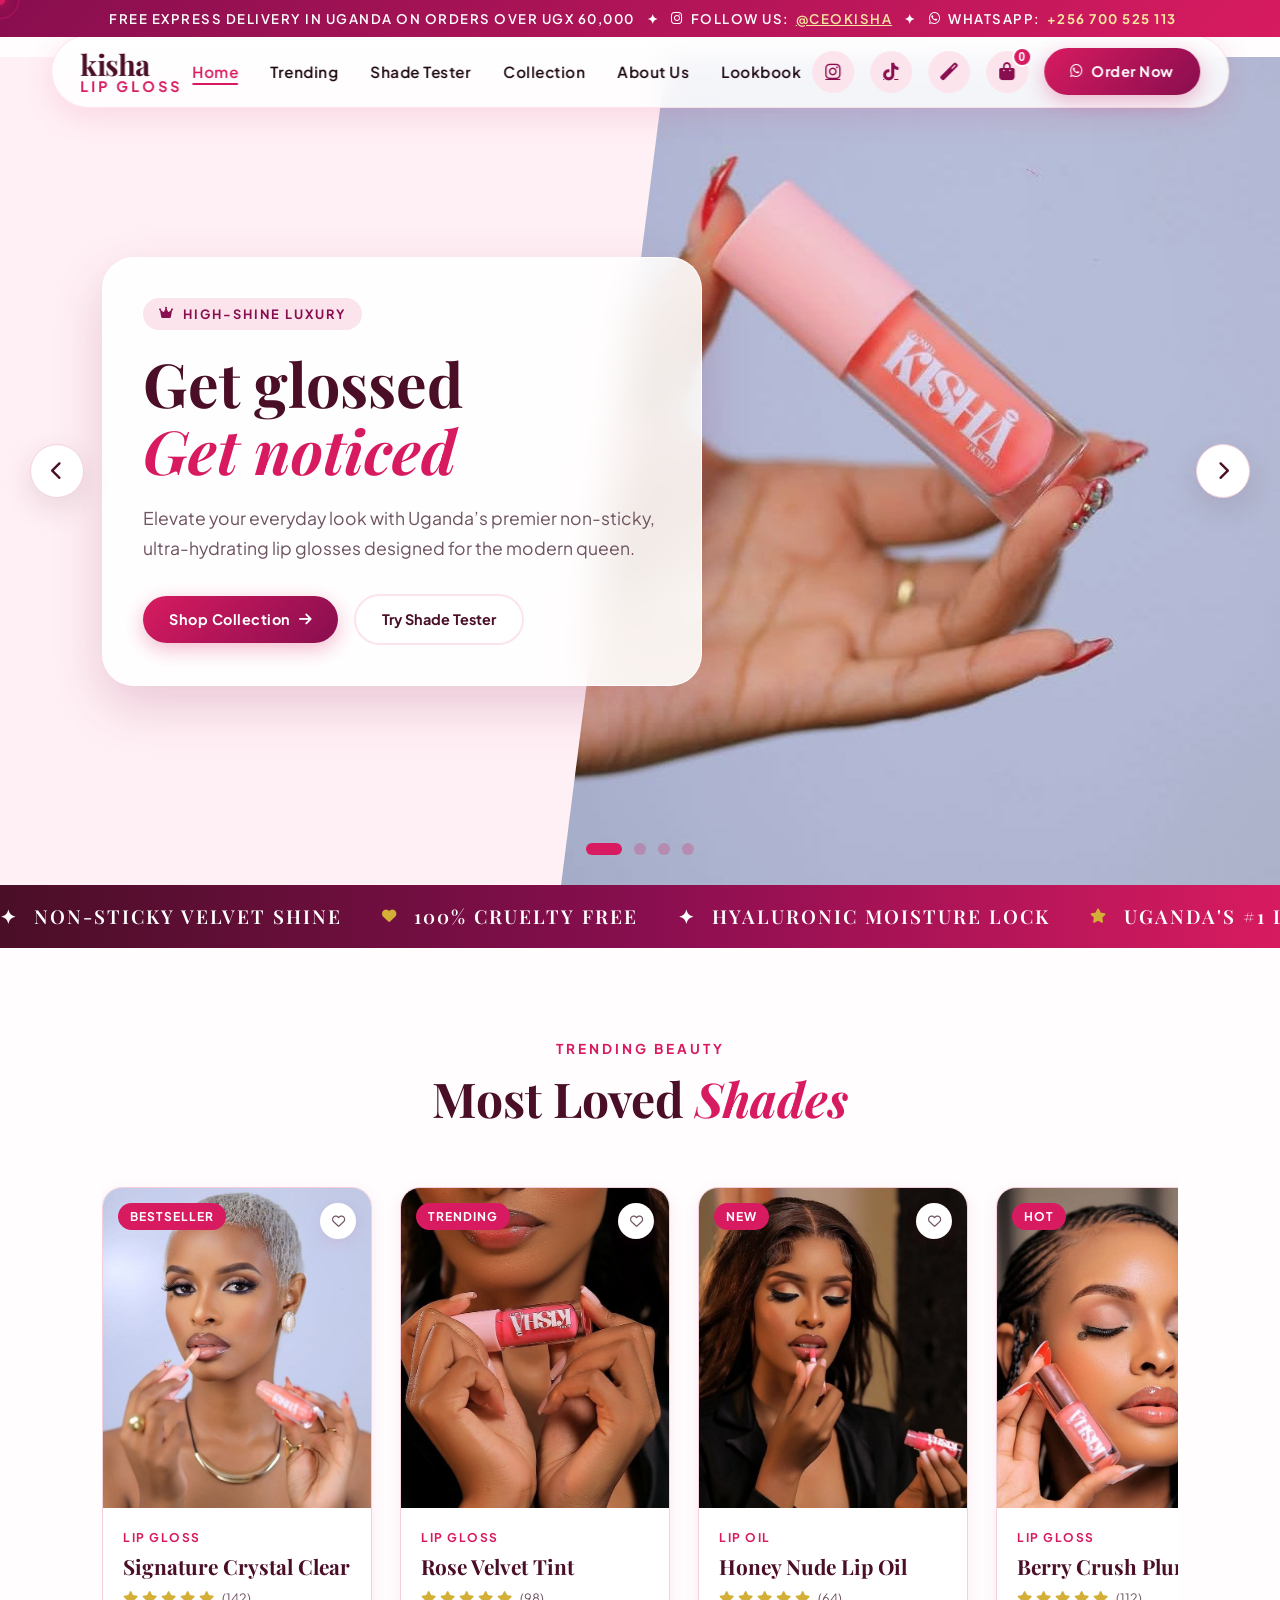
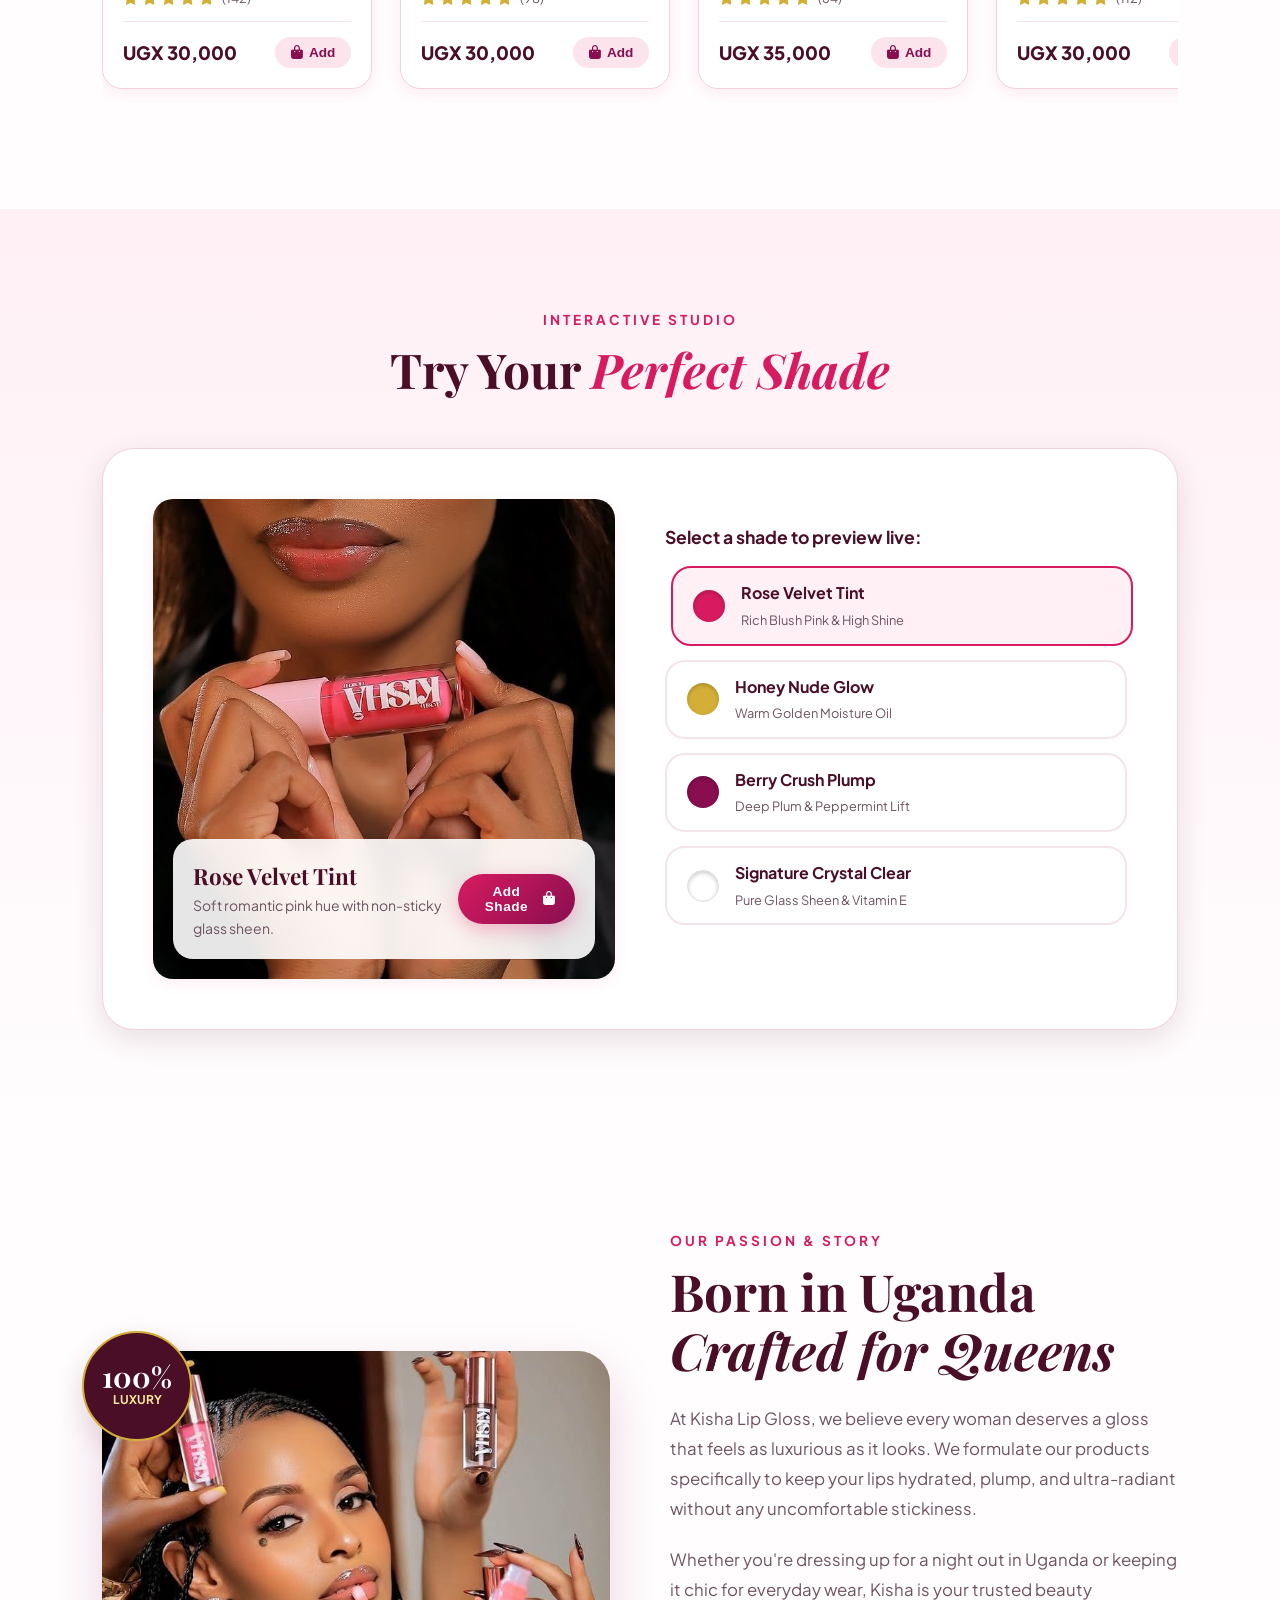
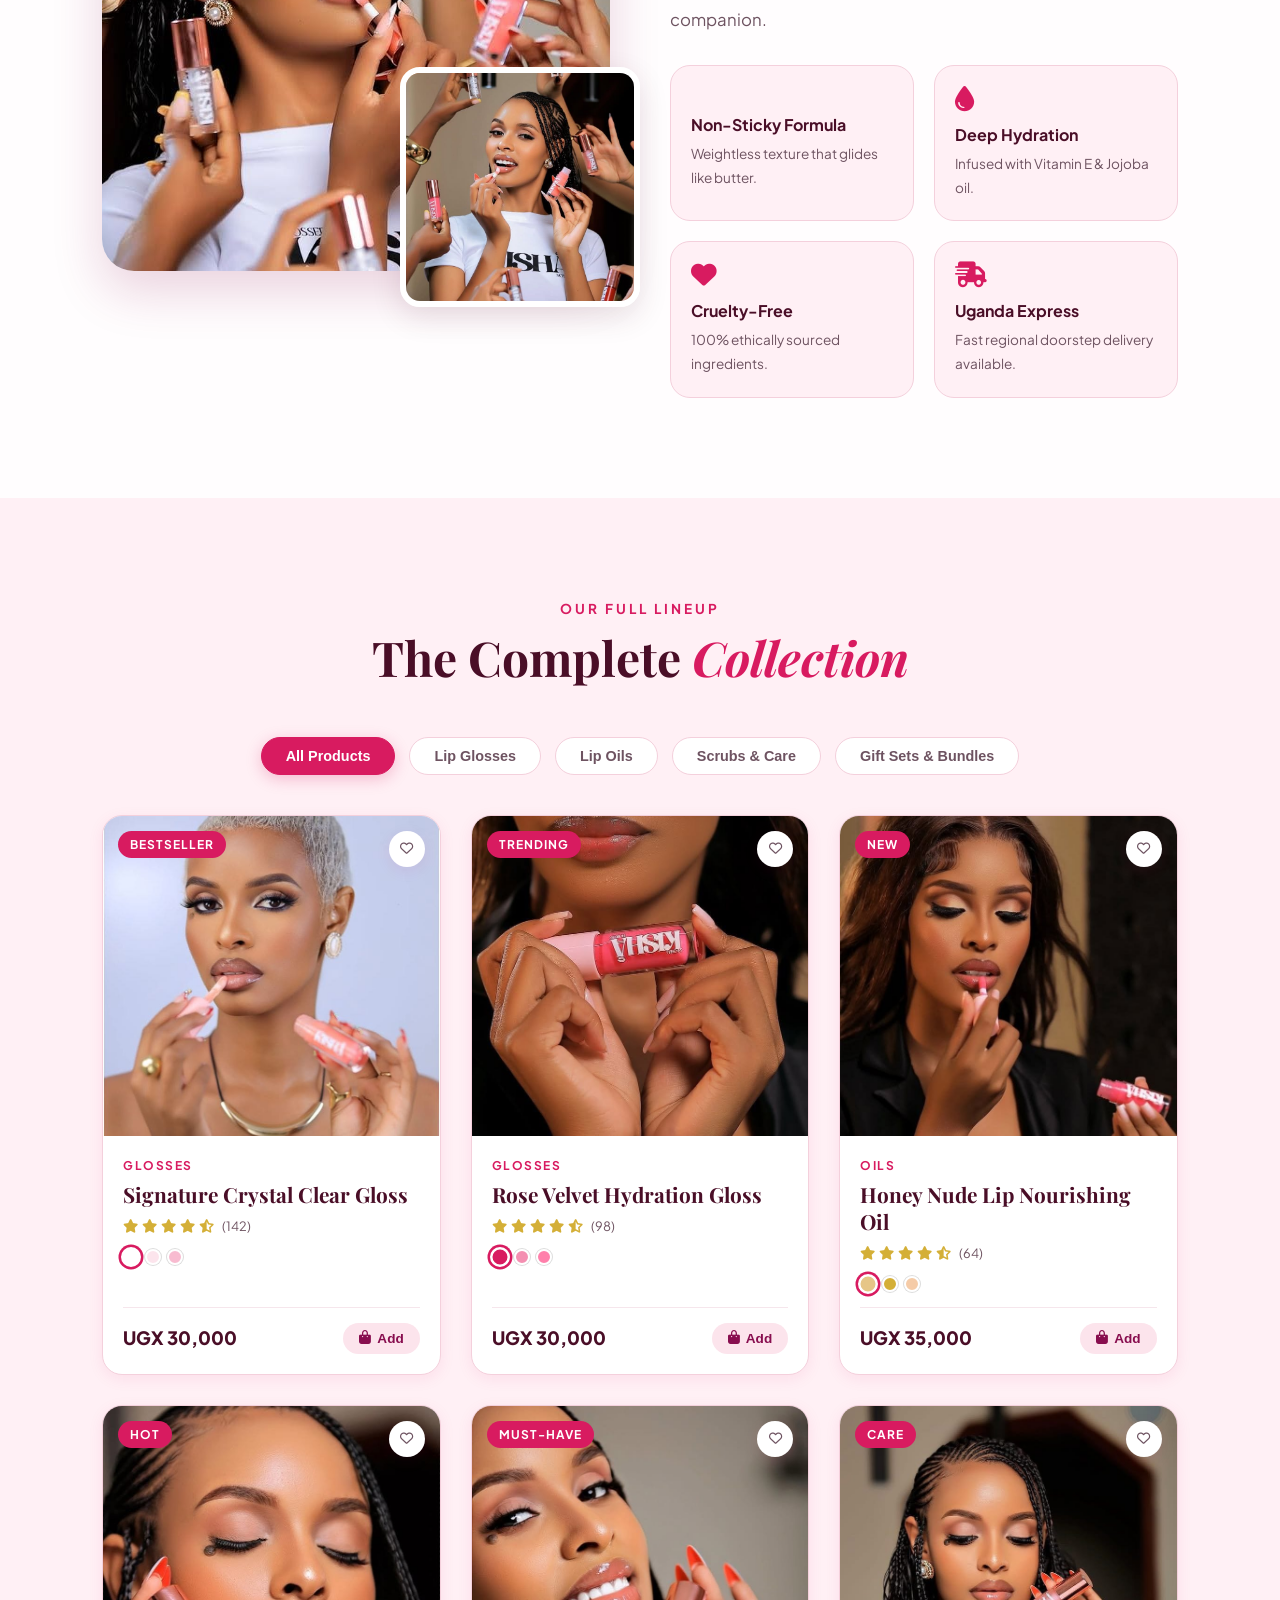
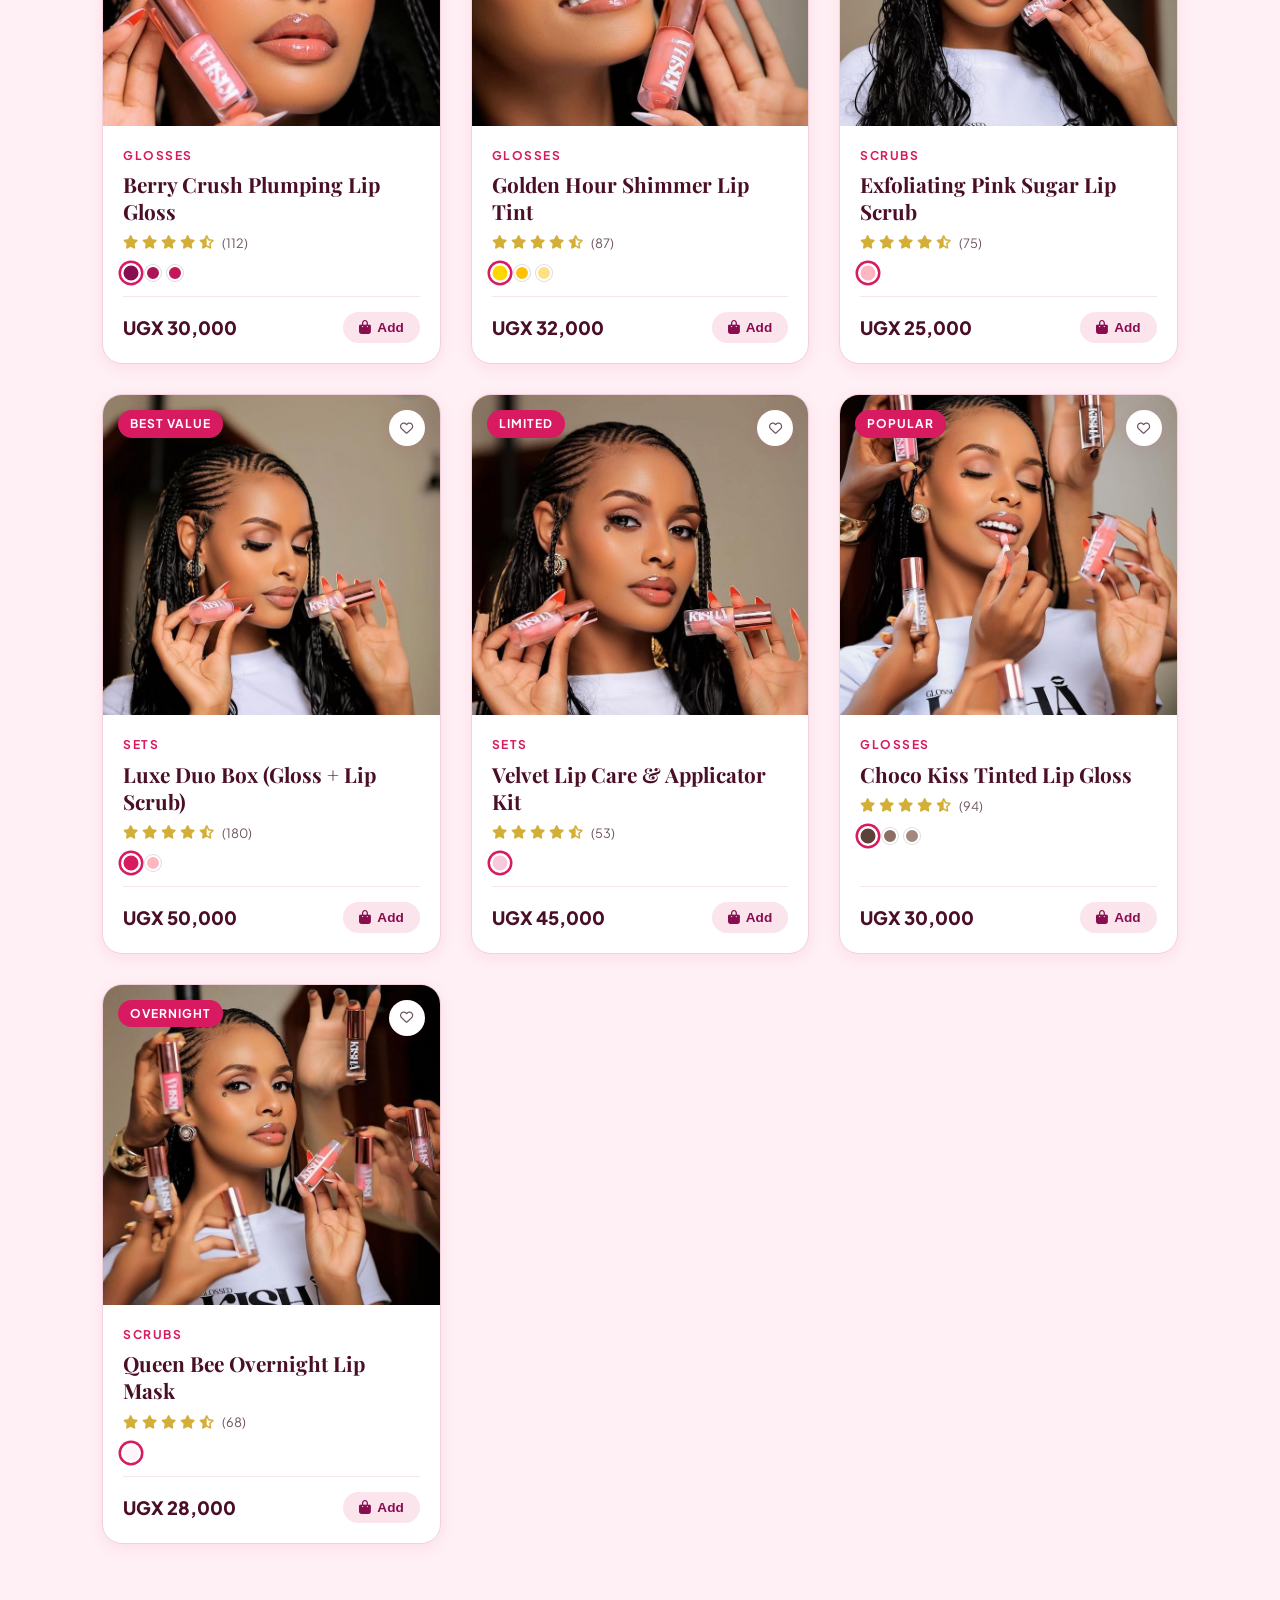
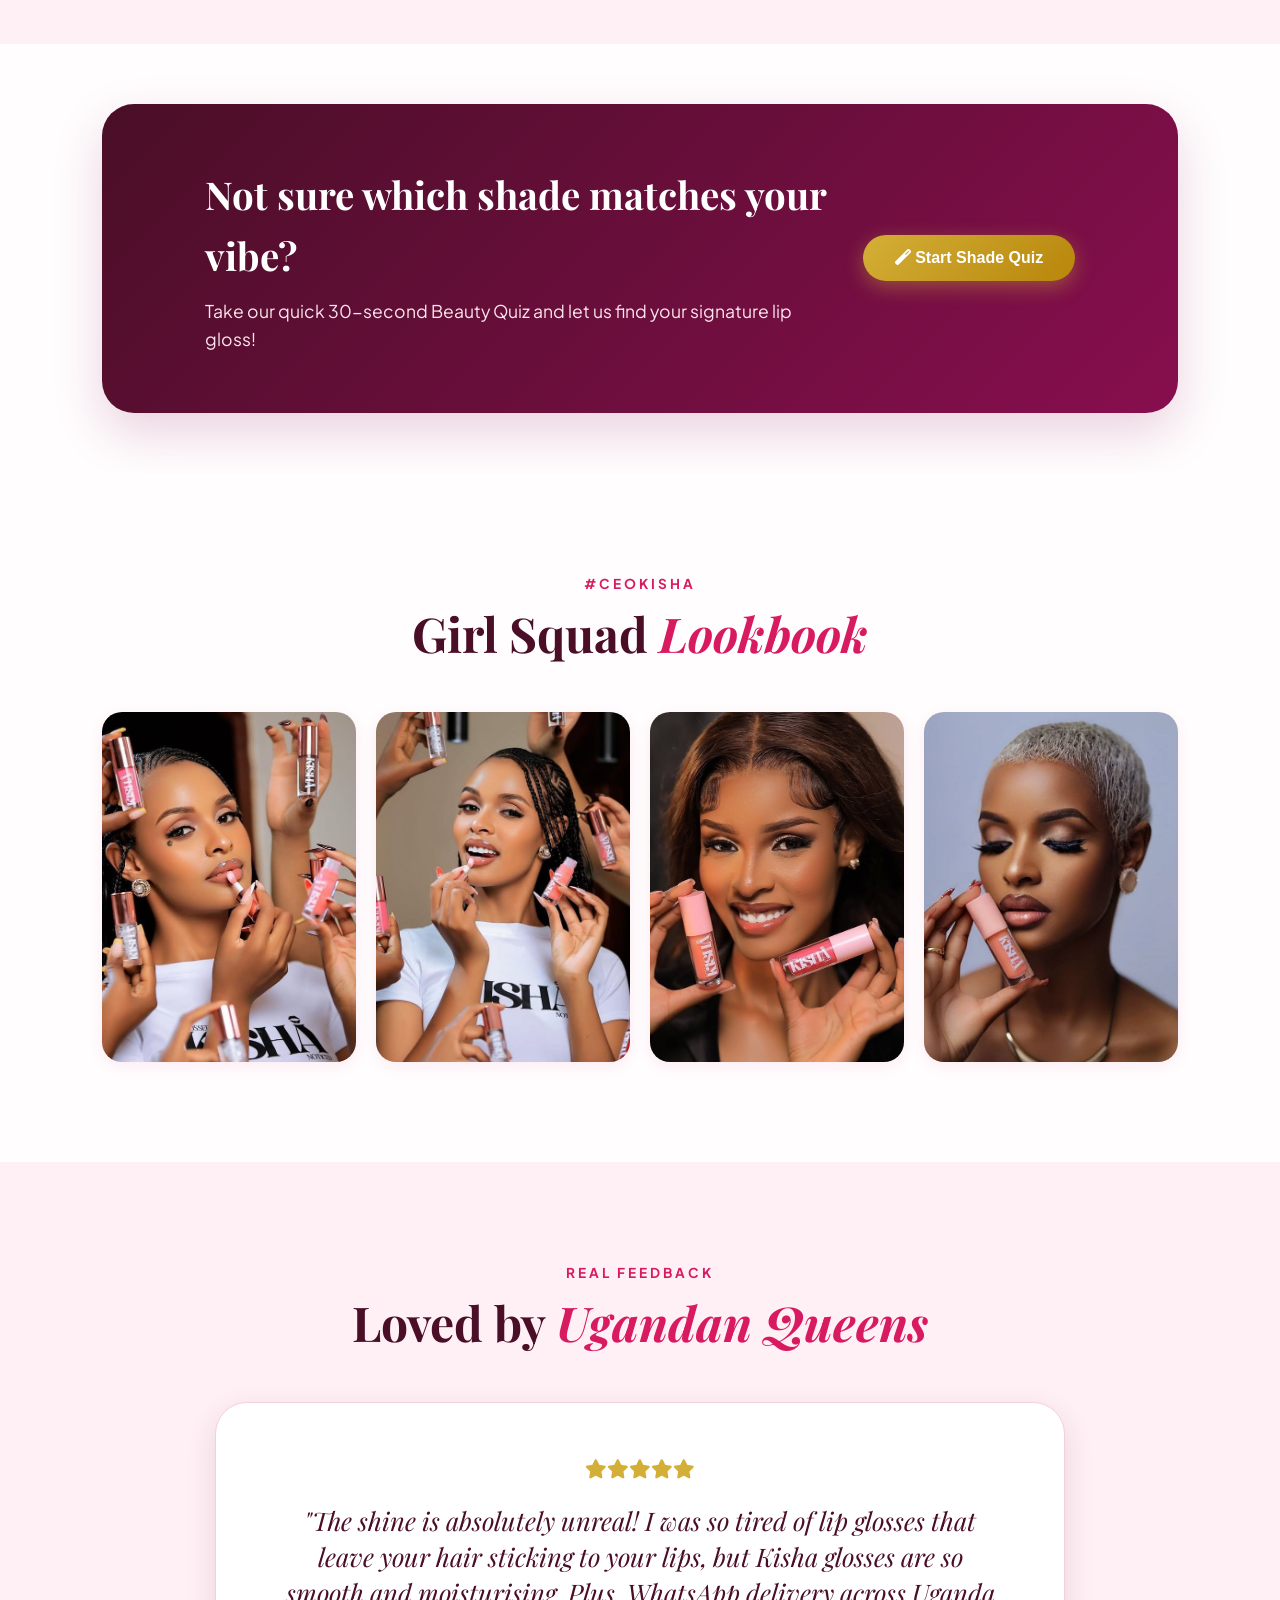
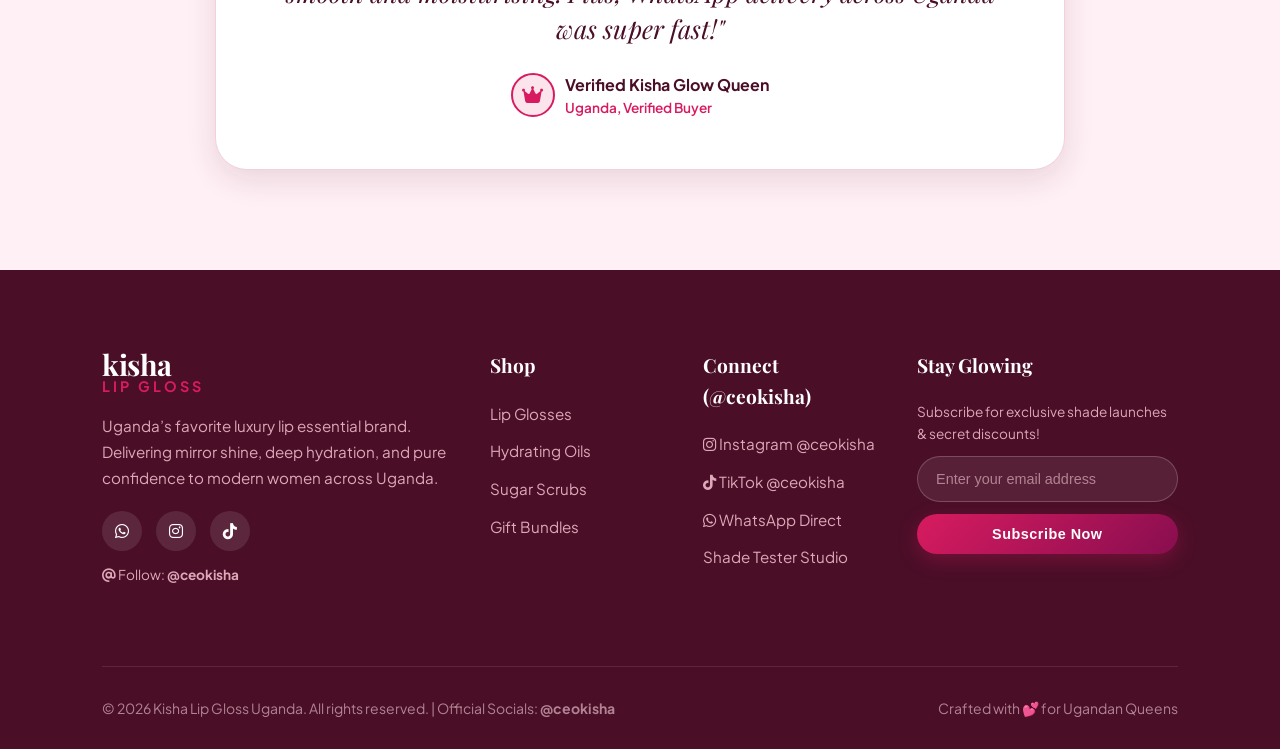
<file: index.html>
<!DOCTYPE html>
<html lang="en">
<head>
  <meta charset="UTF-8">
  <meta name="viewport" content="width=device-width, initial-scale=1.0">
  <title>Kisha Lip Gloss — Luxury Lip Essentials | Uganda</title>
  <meta name="description" content="Discover Kisha Lip Gloss — Uganda's #1 luxury lip essentials. Non-sticky, ultra-hydrating glosses, lip oils, and scrubs for modern women. Follow @ceokisha on Instagram & TikTok.">
  
  <!-- GOOGLE FONTS -->
  <link rel="preconnect" href="https://fonts.googleapis.com">
  <link rel="preconnect" href="https://fonts.gstatic.com" crossorigin>
  <link href="https://fonts.googleapis.com/css2?family=Playfair+Display:ital,wght@0,400;0,600;0,700;0,800;1,400;1,600&family=Plus+Jakarta+Sans:wght@300;400;500;600;700;800&display=swap" rel="stylesheet">
  
  <!-- FONT AWESOME -->
  <link rel="stylesheet" href="https://cdnjs.cloudflare.com/ajax/libs/font-awesome/6.4.0/css/all.min.css">
  
  <!-- CUSTOM STYLES -->
  <link rel="stylesheet" href="css/styles.css">
</head>
<body>

  <!-- CUSTOM FEMININE CURSOR -->
  <div class="cursor-dot"></div>
  <div class="cursor-outline"></div>

  <!-- TOP ANNOUNCEMENT BAR -->
  <div class="announcement-bar">
    <span><i class="fas fa-sparkles"></i> FREE EXPRESS DELIVERY IN UGANDA ON ORDERS OVER UGX 60,000</span>
    <span>✦</span>
    <span><i class="fab fa-instagram"></i> FOLLOW US: <a href="https://www.instagram.com/ceokisha" target="_blank" style="color: var(--clr-gold-light); text-decoration: underline;">@ceokisha</a></span>
    <span>✦</span>
    <span><i class="fab fa-whatsapp"></i> WHATSAPP: <strong>+256 700 525 113</strong></span>
  </div>

  <!-- GLASSNAVBAR -->
  <nav class="navbar">
    <a href="#home" class="nav-brand">
      <div class="logo-text">
        kisha
        <span>lip gloss</span>
      </div>
    </a>

    <ul class="nav-menu">
      <li><a href="#home" class="nav-link active">Home</a></li>
      <li><a href="#trending" class="nav-link">Trending</a></li>
      <li><a href="#tester" class="nav-link">Shade Tester</a></li>
      <li><a href="#collection" class="nav-link">Collection</a></li>
      <li><a href="#about" class="nav-link">About Us</a></li>
      <li><a href="#lookbook" class="nav-link">Lookbook</a></li>
    </ul>

    <div class="nav-actions">
      <a href="https://www.instagram.com/ceokisha" target="_blank" class="btn-icon" title="Follow @ceokisha on Instagram">
        <i class="fab fa-instagram"></i>
      </a>
      <a href="https://www.tiktok.com/@ceokisha" target="_blank" class="btn-icon" title="Follow @ceokisha on TikTok">
        <i class="fab fa-tiktok"></i>
      </a>
      <button class="btn-icon" id="quiz-start-btn" title="Find My Shade Quiz">
        <i class="fas fa-magic"></i>
      </button>
      <button class="btn-icon" id="cart-toggle-btn" title="Shopping Bag">
        <i class="fas fa-shopping-bag"></i>
        <span class="cart-badge" id="cart-badge">0</span>
      </button>
      <a href="https://wa.me/256700525113" class="btn-cta" target="_blank">
        <i class="fab fa-whatsapp"></i> Order Now
      </a>
      <button class="mobile-toggle" id="mobile-toggle">
        <i class="fas fa-bars"></i>
      </button>
    </div>
  </nav>

  <!-- HERO CAROUSEL SECTION -->
  <section class="hero-section" id="home">
    <div class="hero-slider">
      
      <!-- Slide 1 -->
      <div class="hero-slide active">
        <img src="assets/images/kisha_01.jpg" alt="Kisha Lip Gloss Model" class="hero-slide-bg">
        <div class="hero-content">
          <span class="hero-tag"><i class="fas fa-crown"></i> High-Shine Luxury</span>
          <h1 class="hero-title">Get glossed <em>Get noticed</em></h1>
          <p class="hero-desc">Elevate your everyday look with Uganda’s premier non-sticky, ultra-hydrating lip glosses designed for the modern queen.</p>
          <div class="hero-buttons">
            <a href="#collection" class="btn-cta">Shop Collection <i class="fas fa-arrow-right"></i></a>
            <a href="#tester" class="btn-secondary">Try Shade Tester</a>
          </div>
        </div>
      </div>

      <!-- Slide 2 -->
      <div class="hero-slide">
        <img src="assets/images/kisha_02.jpg" alt="Lip Gloss Texture" class="hero-slide-bg">
        <div class="hero-content">
          <span class="hero-tag"><i class="fas fa-sparkles"></i> 100% Non-Sticky</span>
          <h1 class="hero-title">Glass-like shine <em>Zero stickiness</em></h1>
          <p class="hero-desc">Formulated with hyaluronic moisture locks and vitamin oils that keep your lips juicy, plump, and flawless all day long.</p>
          <div class="hero-buttons">
            <a href="#collection" class="btn-cta">Explore Oils &amp; Glosses <i class="fas fa-arrow-right"></i></a>
            <a href="https://wa.me/256700525113" class="btn-secondary" target="_blank">Chat on WhatsApp</a>
          </div>
        </div>
      </div>

      <!-- Slide 3 -->
      <div class="hero-slide">
        <img src="assets/images/kisha_03.jpg" alt="Luxury Packaging" class="hero-slide-bg">
        <div class="hero-content">
          <span class="hero-tag"><i class="fas fa-gem"></i> Tailored Beauty</span>
          <h1 class="hero-title">Hydrating oils <em>&amp; Velvet tints</em></h1>
          <p class="hero-desc">From crystal clear coats to rich velvet nude tints, discover shades carefully crafted to complement melanin-rich skin tones.</p>
          <div class="hero-buttons">
            <a href="#collection" class="btn-cta">View Best Sellers <i class="fas fa-arrow-right"></i></a>
            <button class="btn-secondary" onclick="document.getElementById('quiz-start-btn').click()">Take Shade Quiz</button>
          </div>
        </div>
      </div>

      <!-- Slide 4 -->
      <div class="hero-slide">
        <img src="assets/images/kisha_04.jpg" alt="Kisha Beauty Model" class="hero-slide-bg">
        <div class="hero-content">
          <span class="hero-tag"><i class="fas fa-heart"></i> Crafted with Love</span>
          <h1 class="hero-title">Uganda's #1 <em>Lip Essential</em></h1>
          <p class="hero-desc">Join thousands of happy girls across Uganda glowing with confidence. Fast delivery straight to your doorstep.</p>
          <div class="hero-buttons">
            <a href="https://wa.me/256700525113" class="btn-cta" target="_blank">Order via WhatsApp <i class="fab fa-whatsapp"></i></a>
            <a href="#lookbook" class="btn-secondary">View Girl Squad</a>
          </div>
        </div>
      </div>

    </div>

    <!-- CAROUSEL CONTROLS -->
    <button class="slider-arrow prev"><i class="fas fa-chevron-left"></i></button>
    <button class="slider-arrow next"><i class="fas fa-chevron-right"></i></button>

    <div class="slider-dots"></div>
  </section>

  <!-- DYNAMIC MARQUEE TAGLINE BELT SLIDER -->
  <div class="marquee-section">
    <div class="marquee-track">
      <div class="marquee-content">
        <div class="marquee-item"><span>✦</span> NON-STICKY VELVET SHINE</div>
        <div class="marquee-item"><i class="fas fa-heart"></i> 100% CRUELTY FREE</div>
        <div class="marquee-item"><span>✦</span> HYALURONIC MOISTURE LOCK</div>
        <div class="marquee-item"><i class="fas fa-star"></i> UGANDA'S #1 LIP ESSENTIAL</div>
        <div class="marquee-item"><span>✦</span> ULTRA GLOSSY GLOW</div>
        <div class="marquee-item"><i class="fas fa-gem"></i> LUXURY TINTS FOR QUEENS</div>
      </div>
      <div class="marquee-content">
        <div class="marquee-item"><span>✦</span> NON-STICKY VELVET SHINE</div>
        <div class="marquee-item"><i class="fas fa-heart"></i> 100% CRUELTY FREE</div>
        <div class="marquee-item"><span>✦</span> HYALURONIC MOISTURE LOCK</div>
        <div class="marquee-item"><i class="fas fa-star"></i> UGANDA'S #1 LIP ESSENTIAL</div>
        <div class="marquee-item"><span>✦</span> ULTRA GLOSSY GLOW</div>
        <div class="marquee-item"><i class="fas fa-gem"></i> LUXURY TINTS FOR QUEENS</div>
      </div>
    </div>
  </div>

  <!-- TRENDING BESTSELLERS SECTION -->
  <section class="featured-section" id="trending">
    <div class="section-header">
      <span class="section-subtitle">Trending Beauty</span>
      <h2 class="section-title">Most Loved <em>Shades</em></h2>
    </div>

    <div class="carousel-container">
      <div class="cards-track" id="trending-cards-track">
        
        <!-- Card 1 -->
        <div class="product-card">
          <div class="card-img-wrap">
            <span class="card-badge">Bestseller</span>
            <button class="card-wishlist" onclick="toggleWishlist(1, this)"><i class="far fa-heart"></i></button>
            <img src="assets/images/kisha_05.jpg" alt="Signature Crystal Clear Gloss">
            <button class="quick-view-btn" onclick="openQuickView(1)"><i class="far fa-eye"></i> Quick View</button>
          </div>
          <div class="card-content">
            <span class="card-category">Lip Gloss</span>
            <h4 class="card-title">Signature Crystal Clear</h4>
            <div class="card-rating">
              <i class="fas fa-star"></i><i class="fas fa-star"></i><i class="fas fa-star"></i><i class="fas fa-star"></i><i class="fas fa-star"></i>
              <span>(142)</span>
            </div>
            <div class="card-footer">
              <span class="card-price">UGX 30,000</span>
              <button class="btn-add-cart" onclick="addToCart(1)"><i class="fas fa-shopping-bag"></i> Add</button>
            </div>
          </div>
        </div>

        <!-- Card 2 -->
        <div class="product-card">
          <div class="card-img-wrap">
            <span class="card-badge">Trending</span>
            <button class="card-wishlist" onclick="toggleWishlist(2, this)"><i class="far fa-heart"></i></button>
            <img src="assets/images/kisha_06.jpg" alt="Rose Velvet Hydration Gloss">
            <button class="quick-view-btn" onclick="openQuickView(2)"><i class="far fa-eye"></i> Quick View</button>
          </div>
          <div class="card-content">
            <span class="card-category">Lip Gloss</span>
            <h4 class="card-title">Rose Velvet Tint</h4>
            <div class="card-rating">
              <i class="fas fa-star"></i><i class="fas fa-star"></i><i class="fas fa-star"></i><i class="fas fa-star"></i><i class="fas fa-star"></i>
              <span>(98)</span>
            </div>
            <div class="card-footer">
              <span class="card-price">UGX 30,000</span>
              <button class="btn-add-cart" onclick="addToCart(2)"><i class="fas fa-shopping-bag"></i> Add</button>
            </div>
          </div>
        </div>

        <!-- Card 3 -->
        <div class="product-card">
          <div class="card-img-wrap">
            <span class="card-badge">New</span>
            <button class="card-wishlist" onclick="toggleWishlist(3, this)"><i class="far fa-heart"></i></button>
            <img src="assets/images/kisha_07.jpg" alt="Honey Nude Lip Oil">
            <button class="quick-view-btn" onclick="openQuickView(3)"><i class="far fa-eye"></i> Quick View</button>
          </div>
          <div class="card-content">
            <span class="card-category">Lip Oil</span>
            <h4 class="card-title">Honey Nude Lip Oil</h4>
            <div class="card-rating">
              <i class="fas fa-star"></i><i class="fas fa-star"></i><i class="fas fa-star"></i><i class="fas fa-star"></i><i class="fas fa-star"></i>
              <span>(64)</span>
            </div>
            <div class="card-footer">
              <span class="card-price">UGX 35,000</span>
              <button class="btn-add-cart" onclick="addToCart(3)"><i class="fas fa-shopping-bag"></i> Add</button>
            </div>
          </div>
        </div>

        <!-- Card 4 -->
        <div class="product-card">
          <div class="card-img-wrap">
            <span class="card-badge">Hot</span>
            <button class="card-wishlist" onclick="toggleWishlist(4, this)"><i class="far fa-heart"></i></button>
            <img src="assets/images/kisha_08.jpg" alt="Berry Crush Plumping Gloss">
            <button class="quick-view-btn" onclick="openQuickView(4)"><i class="far fa-eye"></i> Quick View</button>
          </div>
          <div class="card-content">
            <span class="card-category">Lip Gloss</span>
            <h4 class="card-title">Berry Crush Plump</h4>
            <div class="card-rating">
              <i class="fas fa-star"></i><i class="fas fa-star"></i><i class="fas fa-star"></i><i class="fas fa-star"></i><i class="fas fa-star"></i>
              <span>(112)</span>
            </div>
            <div class="card-footer">
              <span class="card-price">UGX 30,000</span>
              <button class="btn-add-cart" onclick="addToCart(4)"><i class="fas fa-shopping-bag"></i> Add</button>
            </div>
          </div>
        </div>

      </div>
    </div>
  </section>

  <!-- INTERACTIVE SHADE TESTER SIMULATOR -->
  <section class="shade-tester-section" id="tester">
    <div class="section-header">
      <span class="section-subtitle">Interactive Studio</span>
      <h2 class="section-title">Try Your <em>Perfect Shade</em></h2>
    </div>

    <div class="tester-grid">
      <div class="tester-visual">
        <img src="assets/images/kisha_06.jpg" id="tester-img" alt="Lip Shade Preview">
        <div class="tester-lip-overlay">
          <div class="tester-info">
            <h3 id="tester-title">Rose Velvet Tint</h3>
            <p id="tester-desc">Soft romantic pink hue with non-sticky glass sheen.</p>
          </div>
          <button class="btn-cta" id="tester-add-btn" style="padding: 10px 20px; font-size: 0.85rem;">
            Add Shade <i class="fas fa-shopping-bag"></i>
          </button>
        </div>
      </div>

      <div class="shade-picker-box">
        <h4>Select a shade to preview live:</h4>
        <div class="shade-options">
          
          <div class="shade-option-card active" data-shade="rose">
            <div class="shade-circle" style="background: #D81B60;"></div>
            <div class="shade-details">
              <h5>Rose Velvet Tint</h5>
              <span>Rich Blush Pink &amp; High Shine</span>
            </div>
          </div>

          <div class="shade-option-card" data-shade="honey">
            <div class="shade-circle" style="background: #D4AF37;"></div>
            <div class="shade-details">
              <h5>Honey Nude Glow</h5>
              <span>Warm Golden Moisture Oil</span>
            </div>
          </div>

          <div class="shade-option-card" data-shade="berry">
            <div class="shade-circle" style="background: #880E4F;"></div>
            <div class="shade-details">
              <h5>Berry Crush Plump</h5>
              <span>Deep Plum &amp; Peppermint Lift</span>
            </div>
          </div>

          <div class="shade-option-card" data-shade="crystal">
            <div class="shade-circle" style="background: #FFFFFF; border: 1px solid #ddd;"></div>
            <div class="shade-details">
              <h5>Signature Crystal Clear</h5>
              <span>Pure Glass Sheen &amp; Vitamin E</span>
            </div>
          </div>

        </div>
      </div>
    </div>
  </section>

  <!-- ABOUT US / BRAND STORY SECTION -->
  <section class="about-section" id="about">
    <div class="about-grid">
      <div class="about-images-wrapper">
        <div class="about-badge">
          <strong>100%</strong>
          <span>LUXURY</span>
        </div>
        <img src="assets/images/kisha_15.jpg" class="about-img-main" alt="Kisha Lip Gloss Model">
        <img src="assets/images/kisha_16.jpg" class="about-img-secondary" alt="Kisha Product Box">
      </div>

      <div class="about-content">
        <span class="section-subtitle">Our Passion &amp; Story</span>
        <h2>Born in Uganda <em>Crafted for Queens</em></h2>
        <p>At Kisha Lip Gloss, we believe every woman deserves a gloss that feels as luxurious as it looks. We formulate our products specifically to keep your lips hydrated, plump, and ultra-radiant without any uncomfortable stickiness.</p>
        <p>Whether you're dressing up for a night out in Uganda or keeping it chic for everyday wear, Kisha is your trusted beauty companion.</p>
        
        <div class="about-features">
          <div class="feature-box">
            <i class="fas fa-sparkles"></i>
            <h4>Non-Sticky Formula</h4>
            <p>Weightless texture that glides like butter.</p>
          </div>
          <div class="feature-box">
            <i class="fas fa-droplet"></i>
            <h4>Deep Hydration</h4>
            <p>Infused with Vitamin E &amp; Jojoba oil.</p>
          </div>
          <div class="feature-box">
            <i class="fas fa-heart"></i>
            <h4>Cruelty-Free</h4>
            <p>100% ethically sourced ingredients.</p>
          </div>
          <div class="feature-box">
            <i class="fas fa-truck-fast"></i>
            <h4>Uganda Express</h4>
            <p>Fast regional doorstep delivery available.</p>
          </div>
        </div>
      </div>
    </div>
  </section>

  <!-- FULL PRODUCTS CATALOG SECTION -->
  <section class="catalog-section" id="collection">
    <div class="section-header">
      <span class="section-subtitle">Our Full Lineup</span>
      <h2 class="section-title">The Complete <em>Collection</em></h2>
    </div>

    <!-- CATEGORY FILTER TABS -->
    <div class="category-tabs">
      <button class="tab-btn active" data-filter="all">All Products</button>
      <button class="tab-btn" data-filter="glosses">Lip Glosses</button>
      <button class="tab-btn" data-filter="oils">Lip Oils</button>
      <button class="tab-btn" data-filter="scrubs">Scrubs &amp; Care</button>
      <button class="tab-btn" data-filter="sets">Gift Sets &amp; Bundles</button>
    </div>

    <!-- CATALOG GRID (POPUATED BY JS) -->
    <div class="catalog-grid" id="catalog-grid"></div>
  </section>

  <!-- INTERACTIVE BEAUTY QUIZ BANNER -->
  <div class="quiz-banner">
    <div class="quiz-content">
      <h3>Not sure which shade matches your vibe?</h3>
      <p>Take our quick 30-second Beauty Quiz and let us find your signature lip gloss!</p>
    </div>
    <button class="btn-gold" onclick="document.getElementById('quiz-start-btn').click()">
      <i class="fas fa-magic"></i> Start Shade Quiz
    </button>
  </div>

  <!-- LOOKBOOK & INSTAGRAM SQUAD GALLERY -->
  <section class="gallery-section" id="lookbook">
    <div class="section-header">
      <span class="section-subtitle">#ceokisha</span>
      <h2 class="section-title">Girl Squad <em>Lookbook</em></h2>
    </div>

    <div class="gallery-grid">
      <div class="gallery-item">
        <img src="assets/images/kisha_15.jpg" alt="Squad Model 1">
        <div class="gallery-overlay">
          <button class="gallery-btn" onclick="openLightbox('assets/images/kisha_15.jpg')"><i class="fas fa-expand"></i></button>
          <span><i class="fas fa-heart"></i> 1.2k Likes</span>
        </div>
      </div>
      <div class="gallery-item">
        <img src="assets/images/kisha_16.jpg" alt="Squad Model 2">
        <div class="gallery-overlay">
          <button class="gallery-btn" onclick="openLightbox('assets/images/kisha_16.jpg')"><i class="fas fa-expand"></i></button>
          <span><i class="fas fa-heart"></i> 940 Likes</span>
        </div>
      </div>
      <div class="gallery-item">
        <img src="assets/images/kisha_17.jpg" alt="Squad Model 3">
        <div class="gallery-overlay">
          <button class="gallery-btn" onclick="openLightbox('assets/images/kisha_17.jpg')"><i class="fas fa-expand"></i></button>
          <span><i class="fas fa-heart"></i> 1.8k Likes</span>
        </div>
      </div>
      <div class="gallery-item">
        <img src="assets/images/kisha_18.jpg" alt="Squad Model 4">
        <div class="gallery-overlay">
          <button class="gallery-btn" onclick="openLightbox('assets/images/kisha_18.jpg')"><i class="fas fa-expand"></i></button>
          <span><i class="fas fa-heart"></i> 2.1k Likes</span>
        </div>
      </div>
    </div>
  </section>

  <!-- CUSTOMER REVIEWS CAROUSEL -->
  <section class="reviews-section">
    <div class="section-header">
      <span class="section-subtitle">Real Feedback</span>
      <h2 class="section-title">Loved by <em>Ugandan Queens</em></h2>
    </div>

    <div class="reviews-carousel">
      <div class="review-stars">
        <i class="fas fa-star"></i><i class="fas fa-star"></i><i class="fas fa-star"></i><i class="fas fa-star"></i><i class="fas fa-star"></i>
      </div>
      <p class="review-quote">"The shine is absolutely unreal! I was so tired of lip glosses that leave your hair sticking to your lips, but Kisha glosses are so smooth and moisturising. Plus, WhatsApp delivery across Uganda was super fast!"</p>
      <div class="review-author" style="justify-content: center; gap: 10px; display: flex; align-items: center;">
        <div style="background: var(--clr-rose-soft); width: 44px; height: 44px; border-radius: 50%; display: flex; align-items: center; justify-content: center; color: var(--clr-rose-primary); font-size: 1.2rem; border: 2px solid var(--clr-rose-primary);">
          <i class="fas fa-crown"></i>
        </div>
        <div class="author-info" style="text-align: left;">
          <h5 style="color: var(--clr-rose-deep); font-weight: 700; margin: 0;">Verified Kisha Glow Queen</h5>
          <span style="color: var(--clr-rose-primary); font-weight: 600; font-size: 0.85rem;">Uganda, Verified Buyer</span>
        </div>
      </div>
    </div>
  </section>

  <!-- FOOTER -->
  <footer>
    <div class="footer-grid">
      <div class="footer-brand">
        <div class="logo-text">
          kisha <span>lip gloss</span>
        </div>
        <p>Uganda’s favorite luxury lip essential brand. Delivering mirror shine, deep hydration, and pure confidence to modern women across Uganda.</p>
        <div class="social-links">
          <a href="https://wa.me/256700525113" class="social-icon" target="_blank" title="WhatsApp +256 700 525 113"><i class="fab fa-whatsapp"></i></a>
          <a href="https://www.instagram.com/ceokisha" class="social-icon" target="_blank" title="Instagram @ceokisha"><i class="fab fa-instagram"></i></a>
          <a href="https://www.tiktok.com/@ceokisha" class="social-icon" target="_blank" title="TikTok @ceokisha"><i class="fab fa-tiktok"></i></a>
        </div>
        <p style="font-size: 0.85rem; color: #DDA8B8; margin-top: 12px;"><i class="fas fa-at"></i> Follow: <strong>@ceokisha</strong></p>
      </div>

      <div class="footer-col">
        <h4>Shop</h4>
        <ul class="footer-links">
          <li><a href="#collection">Lip Glosses</a></li>
          <li><a href="#collection">Hydrating Oils</a></li>
          <li><a href="#collection">Sugar Scrubs</a></li>
          <li><a href="#collection">Gift Bundles</a></li>
        </ul>
      </div>

      <div class="footer-col">
        <h4>Connect (@ceokisha)</h4>
        <ul class="footer-links">
          <li><a href="https://www.instagram.com/ceokisha" target="_blank"><i class="fab fa-instagram"></i> Instagram @ceokisha</a></li>
          <li><a href="https://www.tiktok.com/@ceokisha" target="_blank"><i class="fab fa-tiktok"></i> TikTok @ceokisha</a></li>
          <li><a href="https://wa.me/256700525113" target="_blank"><i class="fab fa-whatsapp"></i> WhatsApp Direct</a></li>
          <li><a href="#tester">Shade Tester Studio</a></li>
        </ul>
      </div>

      <div class="footer-col">
        <h4>Stay Glowing</h4>
        <p style="font-size: 0.85rem; margin-bottom: 12px; color: #DDA8B8;">Subscribe for exclusive shade launches &amp; secret discounts!</p>
        <div class="newsletter-form">
          <input type="email" placeholder="Enter your email address">
          <button class="btn-cta" style="width: 100%; justify-content: center;">Subscribe Now</button>
        </div>
      </div>
    </div>

    <div class="footer-bottom">
      <p>© 2026 Kisha Lip Gloss Uganda. All rights reserved. | Official Socials: <strong>@ceokisha</strong></p>
      <p>Crafted with 💕 for Ugandan Queens</p>
    </div>
  </footer>

  <!-- SHOPPING CART DRAWER -->
  <div class="cart-drawer-overlay" id="cart-drawer-overlay">
    <div class="cart-drawer">
      <div class="cart-header">
        <h3>Shopping Bag 💕</h3>
        <button class="cart-close-btn" id="cart-close-btn"><i class="fas fa-times"></i></button>
      </div>

      <div class="cart-body" id="cart-body"></div>

      <div class="cart-footer">
        <div class="cart-total-row">
          <span>Subtotal:</span>
          <span id="cart-total-amount">UGX 0</span>
        </div>
        <button class="btn-cta" id="whatsapp-checkout-btn" style="width: 100%; justify-content: center; font-size: 1rem; padding: 16px;">
          <i class="fab fa-whatsapp"></i> Order via WhatsApp
        </button>
      </div>
    </div>
  </div>

  <!-- QUICK VIEW & LIGHTBOX MODAL -->
  <div class="modal-overlay" id="modal-overlay">
    <div class="modal-box">
      <button class="modal-close" id="modal-close"><i class="fas fa-times"></i></button>
      <div id="modal-body"></div>
    </div>
  </div>

  <!-- TOAST NOTIFICATION -->
  <div class="toast-notification" id="toast-notification">
    <i class="fas fa-check-circle" style="color: var(--clr-gold);"></i>
    <span id="toast-message">Item added to bag!</span>
  </div>

  <!-- JAVASCRIPT ENGINE -->
  <script src="js/app.js"></script>
</body>
</html>
</file>
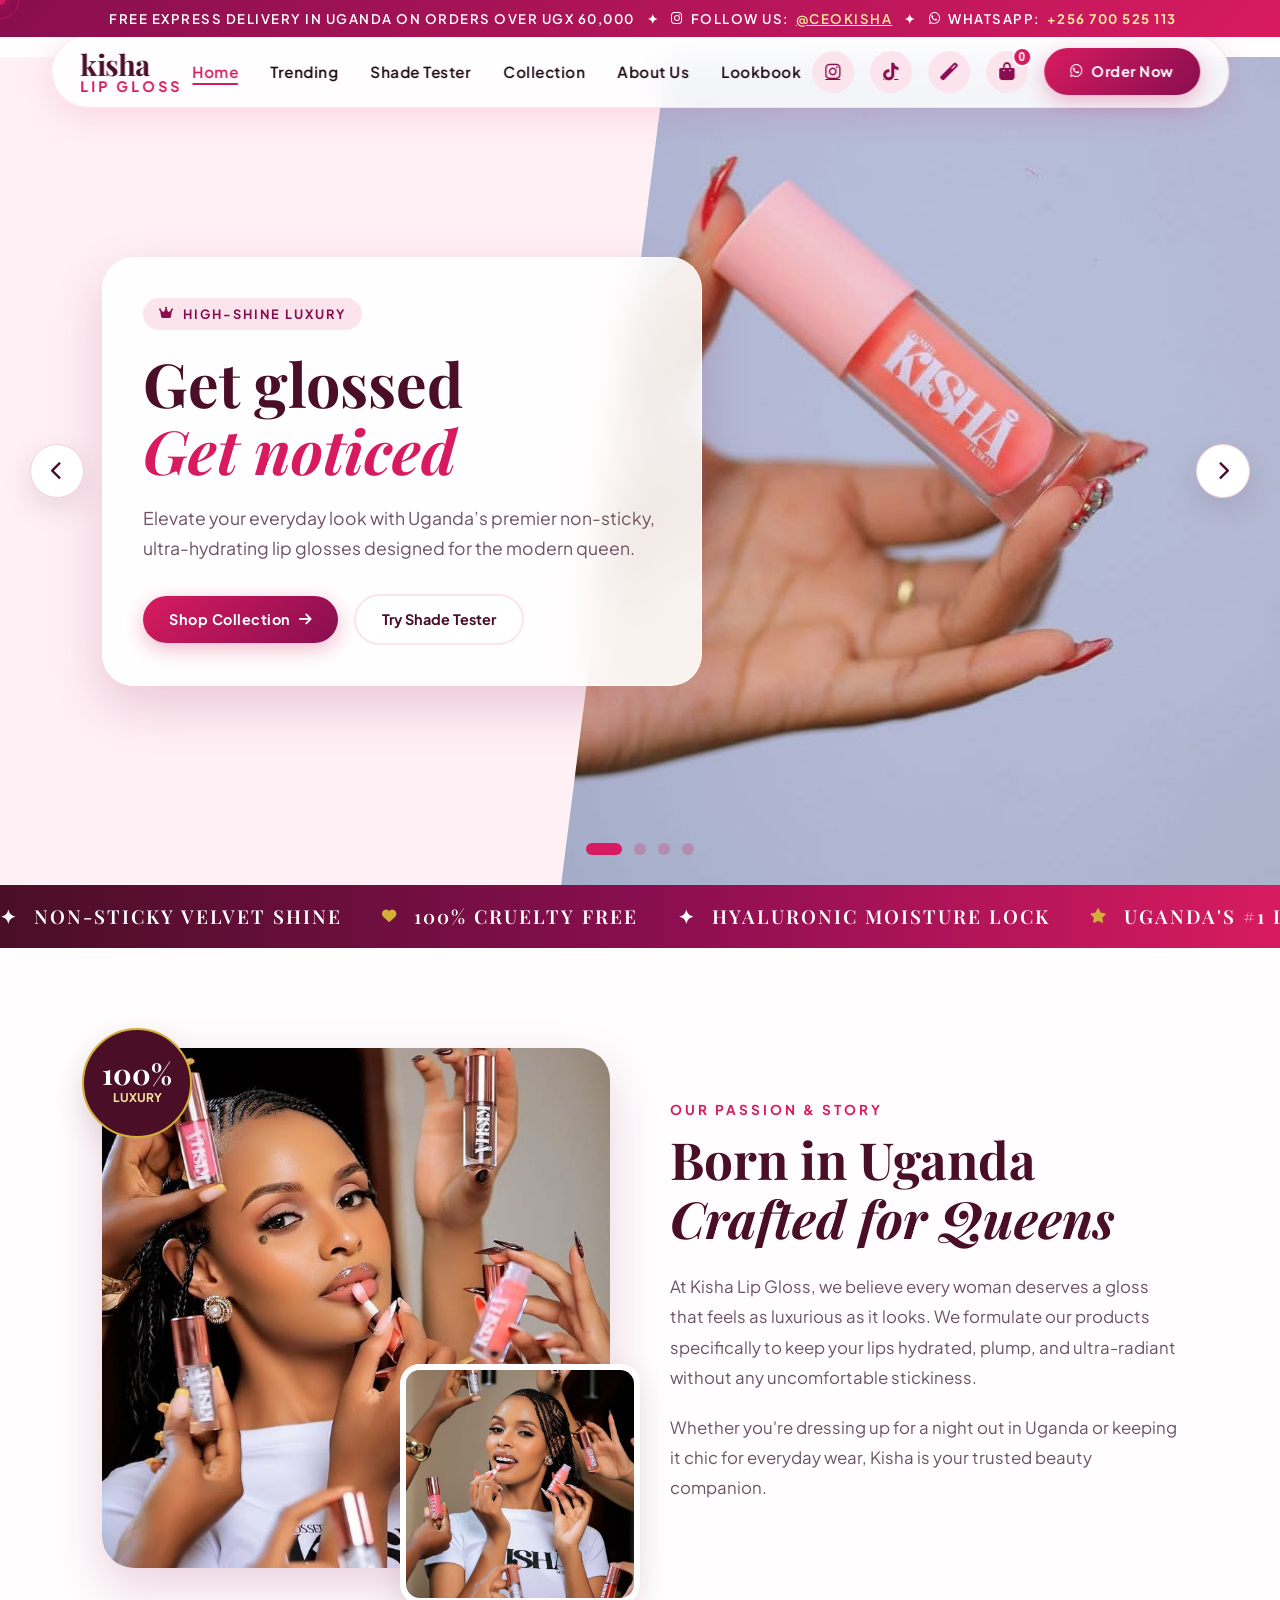
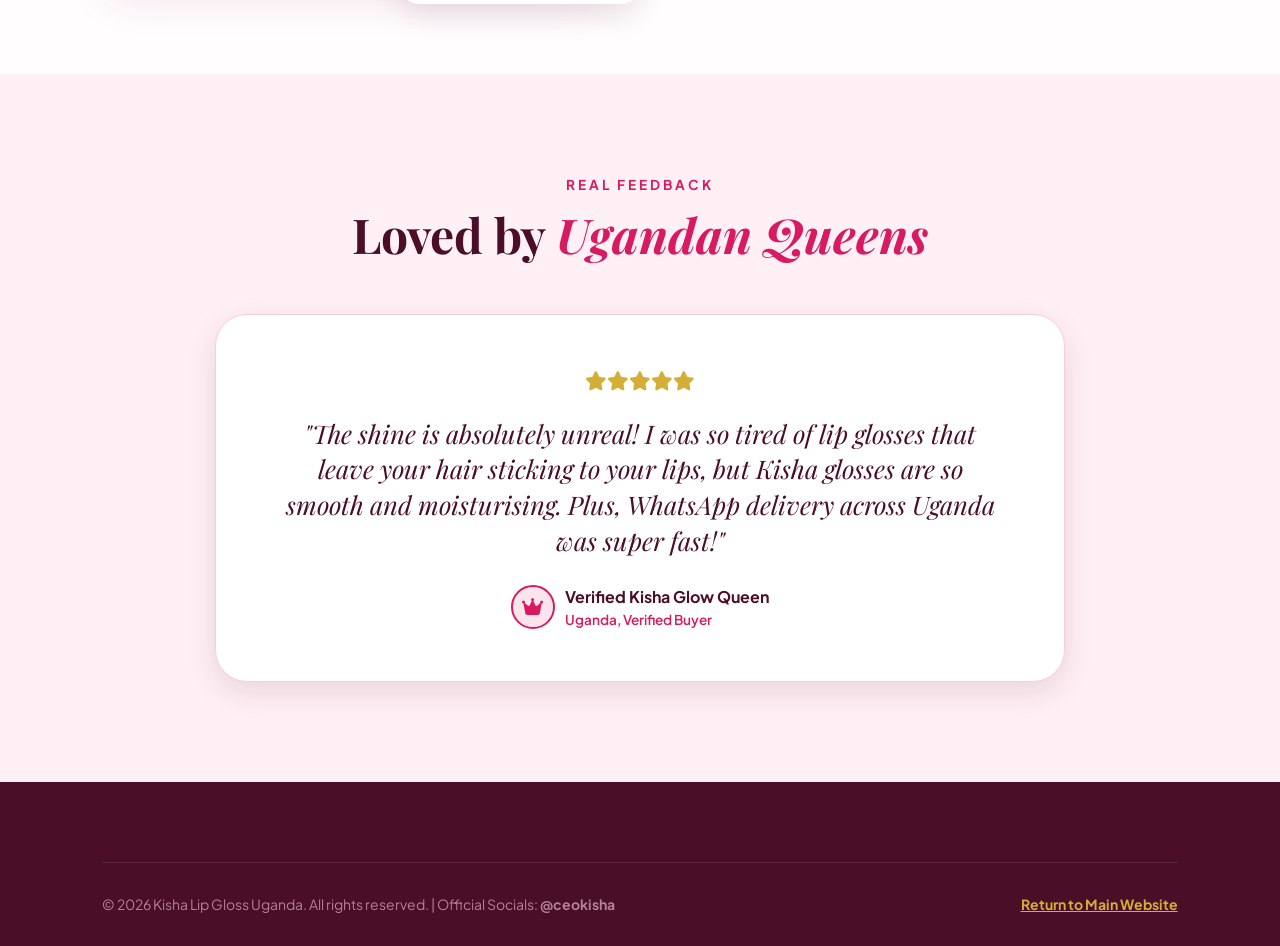
<file: african-simba/kisha-beauty-v9.html>
<!DOCTYPE html>
<html lang="en">
<head>
  <meta charset="UTF-8">
  <meta name="viewport" content="width=device-width, initial-scale=1.0">
  <title>Kisha Lip Gloss — Luxury Lip Essentials | Uganda</title>
  <meta name="description" content="Discover Kisha Lip Gloss — Uganda's #1 luxury lip essentials. Non-sticky, ultra-hydrating glosses, lip oils, and scrubs for modern women. Follow @ceokisha on Instagram & TikTok.">
  
  <!-- GOOGLE FONTS -->
  <link rel="preconnect" href="https://fonts.googleapis.com">
  <link rel="preconnect" href="https://fonts.gstatic.com" crossorigin>
  <link href="https://fonts.googleapis.com/css2?family=Playfair+Display:ital,wght@0,400;0,600;0,700;0,800;1,400;1,600&family=Plus+Jakarta+Sans:wght@300;400;500;600;700;800&display=swap" rel="stylesheet">
  
  <!-- FONT AWESOME -->
  <link rel="stylesheet" href="https://cdnjs.cloudflare.com/ajax/libs/font-awesome/6.4.0/css/all.min.css">
  
  <!-- CUSTOM STYLES -->
  <link rel="stylesheet" href="../css/styles.css">
  <style>
    .hero-slide:nth-child(1) .hero-slide-bg { content: url('../assets/images/kisha_01.jpg'); }
    .hero-slide:nth-child(2) .hero-slide-bg { content: url('../assets/images/kisha_02.jpg'); }
    .hero-slide:nth-child(3) .hero-slide-bg { content: url('../assets/images/kisha_03.jpg'); }
    .hero-slide:nth-child(4) .hero-slide-bg { content: url('../assets/images/kisha_04.jpg'); }
  </style>
</head>
<body>

  <!-- CUSTOM FEMININE CURSOR -->
  <div class="cursor-dot"></div>
  <div class="cursor-outline"></div>

  <!-- TOP ANNOUNCEMENT BAR -->
  <div class="announcement-bar">
    <span><i class="fas fa-sparkles"></i> FREE EXPRESS DELIVERY IN UGANDA ON ORDERS OVER UGX 60,000</span>
    <span>✦</span>
    <span><i class="fab fa-instagram"></i> FOLLOW US: <a href="https://www.instagram.com/ceokisha" target="_blank" style="color: var(--clr-gold-light); text-decoration: underline;">@ceokisha</a></span>
    <span>✦</span>
    <span><i class="fab fa-whatsapp"></i> WHATSAPP: <strong>+256 700 525 113</strong></span>
  </div>

  <!-- GLASSNAVBAR -->
  <nav class="navbar">
    <a href="../index.html" class="nav-brand">
      <div class="logo-text">
        kisha
        <span>lip gloss</span>
      </div>
    </a>

    <ul class="nav-menu">
      <li><a href="../index.html#home" class="nav-link active">Home</a></li>
      <li><a href="../index.html#trending" class="nav-link">Trending</a></li>
      <li><a href="../index.html#tester" class="nav-link">Shade Tester</a></li>
      <li><a href="../index.html#collection" class="nav-link">Collection</a></li>
      <li><a href="../index.html#about" class="nav-link">About Us</a></li>
      <li><a href="../index.html#lookbook" class="nav-link">Lookbook</a></li>
    </ul>

    <div class="nav-actions">
      <a href="https://www.instagram.com/ceokisha" target="_blank" class="btn-icon" title="Instagram @ceokisha">
        <i class="fab fa-instagram"></i>
      </a>
      <a href="https://www.tiktok.com/@ceokisha" target="_blank" class="btn-icon" title="TikTok @ceokisha">
        <i class="fab fa-tiktok"></i>
      </a>
      <button class="btn-icon" id="quiz-start-btn" title="Find My Shade Quiz">
        <i class="fas fa-magic"></i>
      </button>
      <button class="btn-icon" id="cart-toggle-btn" title="Shopping Bag">
        <i class="fas fa-shopping-bag"></i>
        <span class="cart-badge" id="cart-badge">0</span>
      </button>
      <a href="https://wa.me/256700525113" class="btn-cta" target="_blank">
        <i class="fab fa-whatsapp"></i> Order Now
      </a>
    </div>
  </nav>

  <!-- HERO CAROUSEL SECTION -->
  <section class="hero-section" id="home">
    <div class="hero-slider">
      
      <!-- Slide 1 -->
      <div class="hero-slide active">
        <img src="../assets/images/kisha_01.jpg" alt="Kisha Lip Gloss Model" class="hero-slide-bg">
        <div class="hero-content">
          <span class="hero-tag"><i class="fas fa-crown"></i> High-Shine Luxury</span>
          <h1 class="hero-title">Get glossed <em>Get noticed</em></h1>
          <p class="hero-desc">Elevate your everyday look with Uganda’s premier non-sticky, ultra-hydrating lip glosses designed for the modern queen.</p>
          <div class="hero-buttons">
            <a href="../index.html#collection" class="btn-cta">Shop Collection <i class="fas fa-arrow-right"></i></a>
            <a href="../index.html#tester" class="btn-secondary">Try Shade Tester</a>
          </div>
        </div>
      </div>

      <!-- Slide 2 -->
      <div class="hero-slide">
        <img src="../assets/images/kisha_02.jpg" alt="Lip Gloss Texture" class="hero-slide-bg">
        <div class="hero-content">
          <span class="hero-tag"><i class="fas fa-sparkles"></i> 100% Non-Sticky</span>
          <h1 class="hero-title">Glass-like shine <em>Zero stickiness</em></h1>
          <p class="hero-desc">Formulated with hyaluronic moisture locks and vitamin oils that keep your lips juicy, plump, and flawless all day long.</p>
          <div class="hero-buttons">
            <a href="../index.html#collection" class="btn-cta">Explore Oils &amp; Glosses <i class="fas fa-arrow-right"></i></a>
            <a href="https://wa.me/256700525113" class="btn-secondary" target="_blank">Chat on WhatsApp</a>
          </div>
        </div>
      </div>

      <!-- Slide 3 -->
      <div class="hero-slide">
        <img src="../assets/images/kisha_03.jpg" alt="Luxury Packaging" class="hero-slide-bg">
        <div class="hero-content">
          <span class="hero-tag"><i class="fas fa-gem"></i> Tailored Beauty</span>
          <h1 class="hero-title">Hydrating oils <em>&amp; Velvet tints</em></h1>
          <p class="hero-desc">From crystal clear coats to rich velvet nude tints, discover shades carefully crafted to complement melanin-rich skin tones.</p>
          <div class="hero-buttons">
            <a href="../index.html#collection" class="btn-cta">View Best Sellers <i class="fas fa-arrow-right"></i></a>
            <button class="btn-secondary" onclick="document.getElementById('quiz-start-btn').click()">Take Shade Quiz</button>
          </div>
        </div>
      </div>

      <!-- Slide 4 -->
      <div class="hero-slide">
        <img src="../assets/images/kisha_04.jpg" alt="Kisha Beauty Model" class="hero-slide-bg">
        <div class="hero-content">
          <span class="hero-tag"><i class="fas fa-heart"></i> Crafted with Love</span>
          <h1 class="hero-title">Uganda's #1 <em>Lip Essential</em></h1>
          <p class="hero-desc">Join thousands of happy girls across Uganda glowing with confidence. Fast delivery straight to your doorstep.</p>
          <div class="hero-buttons">
            <a href="https://wa.me/256700525113" class="btn-cta" target="_blank">Order via WhatsApp <i class="fab fa-whatsapp"></i></a>
            <a href="../index.html#lookbook" class="btn-secondary">View Girl Squad</a>
          </div>
        </div>
      </div>

    </div>

    <!-- CAROUSEL CONTROLS -->
    <button class="slider-arrow prev"><i class="fas fa-chevron-left"></i></button>
    <button class="slider-arrow next"><i class="fas fa-chevron-right"></i></button>
    <div class="slider-dots"></div>
  </section>

  <!-- MARQUEE BELT -->
  <div class="marquee-section">
    <div class="marquee-track">
      <div class="marquee-content">
        <div class="marquee-item"><span>✦</span> NON-STICKY VELVET SHINE</div>
        <div class="marquee-item"><i class="fas fa-heart"></i> 100% CRUELTY FREE</div>
        <div class="marquee-item"><span>✦</span> HYALURONIC MOISTURE LOCK</div>
        <div class="marquee-item"><i class="fas fa-star"></i> UGANDA'S #1 LIP ESSENTIAL</div>
        <div class="marquee-item"><span>✦</span> ULTRA GLOSSY GLOW</div>
        <div class="marquee-item"><i class="fas fa-gem"></i> LUXURY TINTS FOR QUEENS</div>
      </div>
      <div class="marquee-content">
        <div class="marquee-item"><span>✦</span> NON-STICKY VELVET SHINE</div>
        <div class="marquee-item"><i class="fas fa-heart"></i> 100% CRUELTY FREE</div>
        <div class="marquee-item"><span>✦</span> HYALURONIC MOISTURE LOCK</div>
        <div class="marquee-item"><i class="fas fa-star"></i> UGANDA'S #1 LIP ESSENTIAL</div>
        <div class="marquee-item"><span>✦</span> ULTRA GLOSSY GLOW</div>
        <div class="marquee-item"><i class="fas fa-gem"></i> LUXURY TINTS FOR QUEENS</div>
      </div>
    </div>
  </div>

  <!-- ABOUT US -->
  <section class="about-section" id="about">
    <div class="about-grid">
      <div class="about-images-wrapper">
        <div class="about-badge">
          <strong>100%</strong>
          <span>LUXURY</span>
        </div>
        <img src="../assets/images/kisha_15.jpg" class="about-img-main" alt="Kisha Lip Gloss Model">
        <img src="../assets/images/kisha_16.jpg" class="about-img-secondary" alt="Kisha Product Box">
      </div>

      <div class="about-content">
        <span class="section-subtitle">Our Passion &amp; Story</span>
        <h2>Born in Uganda <em>Crafted for Queens</em></h2>
        <p>At Kisha Lip Gloss, we believe every woman deserves a gloss that feels as luxurious as it looks. We formulate our products specifically to keep your lips hydrated, plump, and ultra-radiant without any uncomfortable stickiness.</p>
        <p>Whether you're dressing up for a night out in Uganda or keeping it chic for everyday wear, Kisha is your trusted beauty companion.</p>
      </div>
    </div>
  </section>

  <!-- CUSTOMER REVIEWS CAROUSEL -->
  <section class="reviews-section">
    <div class="section-header">
      <span class="section-subtitle">Real Feedback</span>
      <h2 class="section-title">Loved by <em>Ugandan Queens</em></h2>
    </div>

    <div class="reviews-carousel">
      <div class="review-stars">
        <i class="fas fa-star"></i><i class="fas fa-star"></i><i class="fas fa-star"></i><i class="fas fa-star"></i><i class="fas fa-star"></i>
      </div>
      <p class="review-quote">"The shine is absolutely unreal! I was so tired of lip glosses that leave your hair sticking to your lips, but Kisha glosses are so smooth and moisturising. Plus, WhatsApp delivery across Uganda was super fast!"</p>
      <div class="review-author" style="justify-content: center; gap: 10px; display: flex; align-items: center;">
        <div style="background: var(--clr-rose-soft); width: 44px; height: 44px; border-radius: 50%; display: flex; align-items: center; justify-content: center; color: var(--clr-rose-primary); font-size: 1.2rem; border: 2px solid var(--clr-rose-primary);">
          <i class="fas fa-crown"></i>
        </div>
        <div class="author-info" style="text-align: left;">
          <h5 style="color: var(--clr-rose-deep); font-weight: 700; margin: 0;">Verified Kisha Glow Queen</h5>
          <span style="color: var(--clr-rose-primary); font-weight: 600; font-size: 0.85rem;">Uganda, Verified Buyer</span>
        </div>
      </div>
    </div>
  </section>

  <!-- FOOTER -->
  <footer>
    <div class="footer-bottom">
      <p>© 2026 Kisha Lip Gloss Uganda. All rights reserved. | Official Socials: <strong>@ceokisha</strong></p>
      <p><a href="../index.html" style="color:var(--clr-gold); font-weight:bold;">Return to Main Website</a></p>
    </div>
  </footer>

  <!-- SHOPPING CART DRAWER -->
  <div class="cart-drawer-overlay" id="cart-drawer-overlay">
    <div class="cart-drawer">
      <div class="cart-header">
        <h3>Shopping Bag 💕</h3>
        <button class="cart-close-btn" id="cart-close-btn"><i class="fas fa-times"></i></button>
      </div>
      <div class="cart-body" id="cart-body"></div>
      <div class="cart-footer">
        <div class="cart-total-row">
          <span>Subtotal:</span>
          <span id="cart-total-amount">UGX 0</span>
        </div>
        <button class="btn-cta" id="whatsapp-checkout-btn" style="width: 100%; justify-content: center;">
          <i class="fab fa-whatsapp"></i> Order via WhatsApp
        </button>
      </div>
    </div>
  </div>

  <div class="toast-notification" id="toast-notification">
    <i class="fas fa-check-circle" style="color: var(--clr-gold);"></i>
    <span id="toast-message">Item added to bag!</span>
  </div>

  <script src="../js/app.js"></script>
</body>
</html>
</file>
<file: css/styles.css>
/* ==========================================================================
   KISHA LIP GLOSS - LUXURY FEMININE DESIGN SYSTEM
   ========================================================================== */

:root {
  /* Color Palette */
  --clr-rose-primary: #D81B60;
  --clr-rose-dark: #880E4F;
  --clr-rose-deep: #4A0E27;
  --clr-rose-soft: #FCE4EC;
  --clr-rose-blush: #FFF0F5;
  --clr-rose-hover: #C2185B;
  --clr-gold: #D4AF37;
  --clr-gold-light: #F9E79F;
  --clr-white: #FFFFFF;
  --clr-cream: #FFFDFE;
  --clr-text-dark: #1E0812;
  --clr-text-muted: #6E5361;
  --clr-border: #F4D0DC;
  
  /* Glassmorphism */
  --glass-bg: rgba(255, 255, 255, 0.85);
  --glass-border: rgba(255, 182, 193, 0.35);
  --glass-shadow: 0 8px 32px 0 rgba(216, 27, 96, 0.12);
  
  /* Fonts */
  --font-serif: 'Playfair Display', 'Cormorant Garamond', Georgia, serif;
  --font-sans: 'Plus Jakarta Sans', -apple-system, BlinkMacSystemFont, 'Segoe UI', Roboto, sans-serif;
  
  /* Transitions & Shadows */
  --transition-fast: 0.25s cubic-bezier(0.4, 0, 0.2, 1);
  --transition-smooth: 0.4s cubic-bezier(0.16, 1, 0.3, 1);
  --shadow-sm: 0 4px 15px rgba(216, 27, 96, 0.08);
  --shadow-md: 0 10px 30px rgba(74, 14, 39, 0.12);
  --shadow-lg: 0 20px 50px rgba(136, 14, 79, 0.18);
  --radius-sm: 10px;
  --radius-md: 20px;
  --radius-lg: 32px;
  --radius-full: 9999px;
}

/* Reset & Base Styles */
*, *::before, *::after {
  margin: 0;
  padding: 0;
  box-sizing: border-box;
}

html {
  scroll-behavior: smooth;
  font-size: 16px;
}

body {
  font-family: var(--font-sans);
  background-color: var(--clr-cream);
  color: var(--clr-text-dark);
  line-height: 1.6;
  overflow-x: hidden;
  position: relative;
}

/* CUSTOM FEMININE CURSOR */
@media (pointer: fine) {
  body {
    cursor: default;
  }
}

.cursor-dot {
  width: 10px;
  height: 10px;
  background: var(--clr-rose-primary);
  position: fixed;
  top: 0;
  left: 0;
  border-radius: 50%;
  pointer-events: none;
  z-index: 99999;
  transform: translate(-50%, -50%);
  transition: width 0.2s, height 0.2s, background-color 0.2s;
  box-shadow: 0 0 12px var(--clr-rose-primary);
}

.cursor-outline {
  width: 38px;
  height: 38px;
  border: 1.5px solid rgba(216, 27, 96, 0.6);
  position: fixed;
  top: 0;
  left: 0;
  border-radius: 50%;
  pointer-events: none;
  z-index: 99998;
  transform: translate(-50%, -50%);
  transition: transform 0.15s ease-out, width 0.2s, height 0.2s, border-color 0.2s;
}

body.cursor-hover .cursor-dot {
  width: 16px;
  height: 16px;
  background: var(--clr-gold);
}

body.cursor-hover .cursor-outline {
  width: 54px;
  height: 54px;
  border-color: var(--clr-gold);
  background: rgba(212, 175, 55, 0.1);
}

/* TOP ANNOUNCEMENT BAR */
.announcement-bar {
  background: linear-gradient(135deg, var(--clr-rose-dark) 0%, var(--clr-rose-primary) 100%);
  color: var(--clr-white);
  font-size: 0.825rem;
  font-weight: 600;
  letter-spacing: 1.5px;
  text-transform: uppercase;
  padding: 8px 16px;
  text-align: center;
  position: relative;
  z-index: 1001;
  display: flex;
  justify-content: center;
  align-items: center;
  gap: 12px;
}

.announcement-bar span {
  display: inline-flex;
  align-items: center;
  gap: 6px;
}

.announcement-bar strong {
  color: var(--clr-gold-light);
}

/* NAVBAR */
.navbar {
  position: fixed;
  top: 35px;
  left: 50%;
  transform: translateX(-50%);
  width: 92%;
  max-width: 1300px;
  z-index: 1000;
  background: var(--glass-bg);
  backdrop-filter: blur(16px);
  -webkit-backdrop-filter: blur(16px);
  border: 1px solid var(--glass-border);
  border-radius: var(--radius-full);
  padding: 12px 28px;
  display: flex;
  align-items: center;
  justify-content: space-between;
  box-shadow: var(--glass-shadow);
  transition: top 0.3s ease, background 0.3s ease, box-shadow 0.3s ease;
}

.navbar.scrolled {
  top: 15px;
  box-shadow: var(--shadow-md);
  background: rgba(255, 255, 255, 0.95);
}

.nav-brand {
  text-decoration: none;
  display: flex;
  align-items: center;
  gap: 8px;
}

.logo-text {
  font-family: var(--font-serif);
  font-size: 1.8rem;
  font-weight: 700;
  color: var(--clr-rose-deep);
  letter-spacing: -0.5px;
  line-height: 1;
}

.logo-text span {
  font-family: var(--font-sans);
  color: var(--clr-rose-primary);
  font-size: 0.9rem;
  font-weight: 700;
  text-transform: uppercase;
  letter-spacing: 3px;
  display: block;
}

.nav-menu {
  display: flex;
  list-style: none;
  gap: 32px;
  align-items: center;
}

.nav-link {
  text-decoration: none;
  color: var(--clr-text-dark);
  font-weight: 600;
  font-size: 0.95rem;
  letter-spacing: 0.5px;
  position: relative;
  padding: 4px 0;
  transition: color var(--transition-fast);
}

.nav-link::after {
  content: '';
  position: absolute;
  bottom: 0;
  left: 0;
  width: 0;
  height: 2px;
  background: var(--clr-rose-primary);
  transition: width var(--transition-fast);
  border-radius: 2px;
}

.nav-link:hover, .nav-link.active {
  color: var(--clr-rose-primary);
}

.nav-link:hover::after, .nav-link.active::after {
  width: 100%;
}

.nav-actions {
  display: flex;
  align-items: center;
  gap: 16px;
}

.btn-icon {
  background: var(--clr-rose-soft);
  border: none;
  width: 42px;
  height: 42px;
  border-radius: 50%;
  color: var(--clr-rose-dark);
  font-size: 1.1rem;
  display: flex;
  align-items: center;
  justify-content: center;
  cursor: pointer;
  position: relative;
  transition: transform var(--transition-fast), background var(--transition-fast);
}

.btn-icon:hover {
  transform: translateY(-2px);
  background: var(--clr-rose-primary);
  color: var(--clr-white);
}

.cart-badge {
  position: absolute;
  top: -4px;
  right: -4px;
  background: var(--clr-rose-primary);
  color: var(--clr-white);
  font-size: 0.75rem;
  font-weight: 700;
  width: 20px;
  height: 20px;
  border-radius: 50%;
  display: flex;
  align-items: center;
  justify-content: center;
  border: 2px solid var(--clr-white);
}

.btn-cta {
  background: linear-gradient(135deg, var(--clr-rose-primary) 0%, var(--clr-rose-dark) 100%);
  color: var(--clr-white);
  padding: 12px 26px;
  border-radius: var(--radius-full);
  text-decoration: none;
  font-weight: 700;
  font-size: 0.9rem;
  letter-spacing: 0.5px;
  display: inline-flex;
  align-items: center;
  gap: 8px;
  box-shadow: 0 6px 20px rgba(216, 27, 96, 0.3);
  transition: transform var(--transition-fast), box-shadow var(--transition-fast);
  border: none;
  cursor: pointer;
}

.btn-cta:hover {
  transform: translateY(-3px);
  box-shadow: 0 10px 25px rgba(216, 27, 96, 0.45);
}

.mobile-toggle {
  display: none;
  background: none;
  border: none;
  font-size: 1.5rem;
  color: var(--clr-rose-deep);
  cursor: pointer;
}

/* HERO CAROUSEL SECTION */
.hero-section {
  position: relative;
  height: 92vh;
  min-height: 650px;
  margin-top: 20px;
  overflow: hidden;
  background: var(--clr-rose-blush);
}

.hero-slider {
  position: relative;
  width: 100%;
  height: 100%;
}

.hero-slide {
  position: absolute;
  top: 0;
  left: 0;
  width: 100%;
  height: 100%;
  opacity: 0;
  visibility: hidden;
  transition: opacity 0.8s ease-in-out, transform 0.8s ease-in-out;
  display: flex;
  align-items: center;
  padding: 0 8%;
}

.hero-slide.active {
  opacity: 1;
  visibility: visible;
  z-index: 1;
}

.hero-slide-bg {
  position: absolute;
  top: 0;
  right: 0;
  width: 55%;
  height: 100%;
  object-fit: cover;
  clip-path: polygon(15% 0, 100% 0, 100% 100%, 0% 100%);
  filter: brightness(0.95);
  transition: transform 6s ease;
}

.hero-slide.active .hero-slide-bg {
  transform: scale(1.05);
}

.hero-content {
  position: relative;
  z-index: 2;
  max-width: 600px;
  padding: 40px;
  background: rgba(255, 255, 255, 0.88);
  backdrop-filter: blur(20px);
  border: 1px solid rgba(255, 255, 255, 0.9);
  border-radius: var(--radius-lg);
  box-shadow: var(--shadow-lg);
  transform: translateY(30px);
  opacity: 0;
  transition: transform 0.6s ease 0.2s, opacity 0.6s ease 0.2s;
}

.hero-slide.active .hero-content {
  transform: translateY(0);
  opacity: 1;
}

.hero-tag {
  display: inline-flex;
  align-items: center;
  gap: 8px;
  background: var(--clr-rose-soft);
  color: var(--clr-rose-dark);
  padding: 6px 16px;
  border-radius: var(--radius-full);
  font-size: 0.8rem;
  font-weight: 700;
  text-transform: uppercase;
  letter-spacing: 2px;
  margin-bottom: 20px;
}

.hero-title {
  font-family: var(--font-serif);
  font-size: 3.8rem;
  line-height: 1.1;
  color: var(--clr-rose-deep);
  margin-bottom: 20px;
}

.hero-title em {
  font-style: italic;
  color: var(--clr-rose-primary);
  display: block;
}

.hero-desc {
  font-size: 1.1rem;
  color: var(--clr-text-muted);
  margin-bottom: 30px;
  line-height: 1.7;
}

.hero-buttons {
  display: flex;
  gap: 16px;
  align-items: center;
  flex-wrap: wrap;
}

.btn-secondary {
  background: var(--clr-white);
  color: var(--clr-rose-deep);
  border: 2px solid var(--clr-rose-soft);
  padding: 12px 26px;
  border-radius: var(--radius-full);
  text-decoration: none;
  font-weight: 700;
  font-size: 0.9rem;
  display: inline-flex;
  align-items: center;
  gap: 8px;
  transition: all var(--transition-fast);
  cursor: pointer;
}

.btn-secondary:hover {
  border-color: var(--clr-rose-primary);
  color: var(--clr-rose-primary);
  transform: translateY(-2px);
}

/* CAROUSEL NAV & INDICATORS */
.slider-arrow {
  position: absolute;
  top: 50%;
  transform: translateY(-50%);
  z-index: 10;
  width: 54px;
  height: 54px;
  border-radius: 50%;
  background: var(--clr-white);
  border: 1px solid var(--clr-border);
  color: var(--clr-rose-deep);
  font-size: 1.2rem;
  display: flex;
  align-items: center;
  justify-content: center;
  cursor: pointer;
  box-shadow: var(--shadow-md);
  transition: all var(--transition-fast);
}

.slider-arrow:hover {
  background: var(--clr-rose-primary);
  color: var(--clr-white);
  border-color: var(--clr-rose-primary);
}

.slider-arrow.prev { left: 30px; }
.slider-arrow.next { right: 30px; }

.slider-dots {
  position: absolute;
  bottom: 30px;
  left: 50%;
  transform: translateX(-50%);
  z-index: 10;
  display: flex;
  gap: 12px;
}

.dot {
  width: 12px;
  height: 12px;
  border-radius: 50%;
  background: rgba(216, 27, 96, 0.25);
  cursor: pointer;
  transition: all 0.3s ease;
}

.dot.active {
  width: 36px;
  border-radius: 12px;
  background: var(--clr-rose-primary);
}

/* MARQUEE TAGLINE BELT */
.marquee-section {
  background: linear-gradient(90deg, var(--clr-rose-deep) 0%, var(--clr-rose-dark) 50%, var(--clr-rose-primary) 100%);
  color: var(--clr-white);
  padding: 16px 0;
  overflow: hidden;
  white-space: nowrap;
  box-shadow: var(--shadow-md);
}

.marquee-track {
  display: inline-flex;
  animation: marqueeScroll 30s linear infinite;
}

.marquee-content {
  display: flex;
  align-items: center;
  gap: 40px;
  padding-right: 40px;
}

.marquee-item {
  font-family: var(--font-serif);
  font-size: 1.2rem;
  font-weight: 600;
  letter-spacing: 2px;
  text-transform: uppercase;
  display: inline-flex;
  align-items: center;
  gap: 16px;
}

.marquee-item i {
  color: var(--clr-gold);
  font-size: 0.9rem;
}

@keyframes marqueeScroll {
  0% { transform: translateX(0); }
  100% { transform: translateX(-50%); }
}

/* SECTION TITLES */
.section-header {
  text-align: center;
  max-width: 680px;
  margin: 0 auto 50px auto;
}

.section-subtitle {
  font-size: 0.85rem;
  font-weight: 700;
  text-transform: uppercase;
  letter-spacing: 3px;
  color: var(--clr-rose-primary);
  margin-bottom: 10px;
  display: block;
}

.section-title {
  font-family: var(--font-serif);
  font-size: 3rem;
  color: var(--clr-rose-deep);
  line-height: 1.2;
}

.section-title em {
  font-style: italic;
  color: var(--clr-rose-primary);
}

/* TRENDING PRODUCTS CAROUSEL SECTION */
.featured-section {
  padding: 90px 8%;
  background: var(--clr-cream);
}

.carousel-container {
  position: relative;
  overflow: hidden;
  padding: 10px 0 30px 0;
}

.cards-track {
  display: flex;
  gap: 28px;
  transition: transform 0.5s ease-in-out;
}

/* PRODUCT CARD DESIGN */
.product-card {
  flex: 0 0 calc(25% - 21px);
  min-width: 270px;
  background: var(--clr-white);
  border-radius: var(--radius-md);
  border: 1px solid var(--clr-border);
  overflow: hidden;
  box-shadow: var(--shadow-sm);
  transition: all var(--transition-smooth);
  position: relative;
  display: flex;
  flex-direction: column;
}

.product-card:hover {
  transform: translateY(-8px);
  box-shadow: var(--shadow-md);
  border-color: var(--clr-rose-primary);
}

.card-img-wrap {
  position: relative;
  width: 100%;
  height: 320px;
  overflow: hidden;
  background: var(--clr-rose-soft);
}

.card-img-wrap img {
  width: 100%;
  height: 100%;
  object-fit: cover;
  transition: transform 0.6s ease;
}

.product-card:hover .card-img-wrap img {
  transform: scale(1.08);
}

.card-badge {
  position: absolute;
  top: 15px;
  left: 15px;
  background: var(--clr-rose-primary);
  color: var(--clr-white);
  font-size: 0.75rem;
  font-weight: 700;
  padding: 4px 12px;
  border-radius: var(--radius-full);
  text-transform: uppercase;
  letter-spacing: 1px;
}

.card-wishlist {
  position: absolute;
  top: 15px;
  right: 15px;
  background: var(--clr-white);
  border: none;
  width: 36px;
  height: 36px;
  border-radius: 50%;
  color: var(--clr-text-muted);
  display: flex;
  align-items: center;
  justify-content: center;
  cursor: pointer;
  box-shadow: var(--shadow-sm);
  transition: all var(--transition-fast);
}

.card-wishlist:hover, .card-wishlist.active {
  color: var(--clr-rose-primary);
  background: var(--clr-rose-soft);
}

.quick-view-btn {
  position: absolute;
  bottom: -45px;
  left: 50%;
  transform: translateX(-50%);
  background: var(--glass-bg);
  backdrop-filter: blur(8px);
  border: 1px solid var(--glass-border);
  color: var(--clr-rose-deep);
  padding: 8px 20px;
  border-radius: var(--radius-full);
  font-size: 0.825rem;
  font-weight: 700;
  cursor: pointer;
  white-space: nowrap;
  transition: bottom 0.3s ease, background 0.3s ease;
}

.product-card:hover .quick-view-btn {
  bottom: 15px;
}

.quick-view-btn:hover {
  background: var(--clr-rose-primary);
  color: var(--clr-white);
}

.card-content {
  padding: 20px;
  display: flex;
  flex-direction: column;
  flex-grow: 1;
}

.card-category {
  font-size: 0.75rem;
  text-transform: uppercase;
  letter-spacing: 1.5px;
  color: var(--clr-rose-primary);
  font-weight: 700;
  margin-bottom: 6px;
}

.card-title {
  font-family: var(--font-serif);
  font-size: 1.3rem;
  color: var(--clr-rose-deep);
  margin-bottom: 8px;
  line-height: 1.3;
}

.card-rating {
  display: flex;
  align-items: center;
  gap: 4px;
  color: var(--clr-gold);
  font-size: 0.85rem;
  margin-bottom: 12px;
}

.card-rating span {
  color: var(--clr-text-muted);
  font-size: 0.8rem;
  margin-left: 4px;
}

.card-shade-swatches {
  display: flex;
  gap: 6px;
  margin-bottom: 15px;
}

.swatch {
  width: 16px;
  height: 16px;
  border-radius: 50%;
  border: 2px solid var(--clr-white);
  box-shadow: 0 0 0 1px #ddd;
  cursor: pointer;
  transition: transform 0.2s ease;
}

.swatch.active, .swatch:hover {
  transform: scale(1.25);
  box-shadow: 0 0 0 2px var(--clr-rose-primary);
}

.card-footer {
  display: flex;
  align-items: center;
  justify-content: space-between;
  margin-top: auto;
  padding-top: 15px;
  border-top: 1px solid #F6E6EC;
}

.card-price {
  font-size: 1.15rem;
  font-weight: 800;
  color: var(--clr-rose-deep);
}

.btn-add-cart {
  background: var(--clr-rose-soft);
  color: var(--clr-rose-dark);
  border: none;
  padding: 8px 16px;
  border-radius: var(--radius-full);
  font-weight: 700;
  font-size: 0.85rem;
  cursor: pointer;
  transition: all var(--transition-fast);
  display: inline-flex;
  align-items: center;
  gap: 6px;
}

.btn-add-cart:hover {
  background: var(--clr-rose-primary);
  color: var(--clr-white);
}

/* INTERACTIVE SHADE SELECTOR / TESTER SECTION */
.shade-tester-section {
  padding: 100px 8%;
  background: linear-gradient(180deg, var(--clr-rose-blush) 0%, var(--clr-cream) 100%);
}

.tester-grid {
  display: grid;
  grid-template-columns: 1fr 1fr;
  gap: 50px;
  align-items: center;
  background: var(--clr-white);
  border-radius: var(--radius-lg);
  padding: 50px;
  box-shadow: var(--shadow-md);
  border: 1px solid var(--clr-border);
}

.tester-visual {
  position: relative;
  border-radius: var(--radius-md);
  overflow: hidden;
  height: 480px;
  box-shadow: var(--shadow-sm);
}

.tester-visual img {
  width: 100%;
  height: 100%;
  object-fit: cover;
  transition: filter 0.5s ease;
}

.tester-lip-overlay {
  position: absolute;
  bottom: 20px;
  left: 20px;
  right: 20px;
  background: rgba(255, 255, 255, 0.9);
  backdrop-filter: blur(10px);
  padding: 20px;
  border-radius: var(--radius-md);
  display: flex;
  justify-content: space-between;
  align-items: center;
}

.tester-info h3 {
  font-family: var(--font-serif);
  font-size: 1.4rem;
  color: var(--clr-rose-deep);
}

.tester-info p {
  font-size: 0.875rem;
  color: var(--clr-text-muted);
}

.shade-picker-box h4 {
  font-size: 1.1rem;
  color: var(--clr-rose-deep);
  margin-bottom: 15px;
}

.shade-options {
  display: flex;
  flex-direction: column;
  gap: 14px;
  margin-bottom: 30px;
}

.shade-option-card {
  display: flex;
  align-items: center;
  gap: 16px;
  padding: 12px 20px;
  border-radius: var(--radius-md);
  border: 2px solid #F4E4EB;
  cursor: pointer;
  transition: all var(--transition-fast);
}

.shade-option-card:hover, .shade-option-card.active {
  border-color: var(--clr-rose-primary);
  background: var(--clr-rose-blush);
  transform: translateX(6px);
}

.shade-circle {
  width: 32px;
  height: 32px;
  border-radius: 50%;
  box-shadow: inset 0 2px 4px rgba(0,0,0,0.2);
}

.shade-details h5 {
  font-size: 1rem;
  color: var(--clr-rose-deep);
  font-weight: 700;
}

.shade-details span {
  font-size: 0.8rem;
  color: var(--clr-text-muted);
}

/* ABOUT / BRAND STORY SECTION */
.about-section {
  padding: 100px 8%;
  background: var(--clr-cream);
}

.about-grid {
  display: grid;
  grid-template-columns: 1fr 1fr;
  gap: 60px;
  align-items: center;
}

.about-images-wrapper {
  position: relative;
}

.about-img-main {
  width: 100%;
  height: 520px;
  border-radius: var(--radius-lg);
  object-fit: cover;
  box-shadow: var(--shadow-lg);
}

.about-img-secondary {
  position: absolute;
  bottom: -30px;
  right: -30px;
  width: 240px;
  height: 240px;
  border-radius: var(--radius-md);
  object-fit: cover;
  border: 6px solid var(--clr-white);
  box-shadow: var(--shadow-md);
}

.about-badge {
  position: absolute;
  top: -20px;
  left: -20px;
  background: var(--clr-rose-deep);
  color: var(--clr-gold-light);
  width: 110px;
  height: 110px;
  border-radius: 50%;
  display: flex;
  flex-direction: column;
  align-items: center;
  justify-content: center;
  text-align: center;
  font-size: 0.75rem;
  font-weight: 700;
  box-shadow: var(--shadow-md);
  border: 2px solid var(--clr-gold);
}

.about-badge strong {
  font-family: var(--font-serif);
  font-size: 1.8rem;
  color: var(--clr-white);
  line-height: 1;
}

.about-content h2 {
  font-family: var(--font-serif);
  font-size: 3.2rem;
  color: var(--clr-rose-deep);
  margin-bottom: 24px;
  line-height: 1.15;
}

.about-content p {
  font-size: 1.05rem;
  color: var(--clr-text-muted);
  margin-bottom: 20px;
  line-height: 1.8;
}

.about-features {
  display: grid;
  grid-template-columns: 1fr 1fr;
  gap: 20px;
  margin-top: 30px;
}

.feature-box {
  background: var(--clr-rose-blush);
  padding: 20px;
  border-radius: var(--radius-md);
  border: 1px solid var(--clr-border);
}

.feature-box i {
  color: var(--clr-rose-primary);
  font-size: 1.6rem;
  margin-bottom: 10px;
}

.feature-box h4 {
  color: var(--clr-rose-deep);
  font-size: 1rem;
  margin-bottom: 4px;
}

.feature-box p {
  font-size: 0.85rem;
  color: var(--clr-text-muted);
  margin: 0;
}

/* FULL CATALOG SECTION & CATEGORY TABS */
.catalog-section {
  padding: 100px 8%;
  background: var(--clr-rose-blush);
}

.category-tabs {
  display: flex;
  justify-content: center;
  gap: 14px;
  margin-bottom: 40px;
  flex-wrap: wrap;
}

.tab-btn {
  background: var(--clr-white);
  border: 1px solid var(--clr-border);
  color: var(--clr-text-muted);
  padding: 10px 24px;
  border-radius: var(--radius-full);
  font-weight: 700;
  font-size: 0.9rem;
  cursor: pointer;
  transition: all var(--transition-fast);
}

.tab-btn.active, .tab-btn:hover {
  background: var(--clr-rose-primary);
  color: var(--clr-white);
  border-color: var(--clr-rose-primary);
  box-shadow: 0 4px 15px rgba(216, 27, 96, 0.25);
}

.catalog-grid {
  display: grid;
  grid-template-columns: repeat(auto-fill, minmax(270px, 1fr));
  gap: 30px;
}

/* LOOKBOOK & INSTAGRAM SQUAD GALLERY */
.gallery-section {
  padding: 100px 8%;
  background: var(--clr-cream);
}

.gallery-grid {
  display: grid;
  grid-template-columns: repeat(4, 1fr);
  gap: 20px;
}

.gallery-item {
  position: relative;
  height: 350px;
  border-radius: var(--radius-md);
  overflow: hidden;
  box-shadow: var(--shadow-sm);
}

.gallery-item img {
  width: 100%;
  height: 100%;
  object-fit: cover;
  transition: transform 0.6s ease;
}

.gallery-overlay {
  position: absolute;
  top: 0;
  left: 0;
  width: 100%;
  height: 100%;
  background: rgba(74, 14, 39, 0.65);
  display: flex;
  flex-direction: column;
  align-items: center;
  justify-content: center;
  gap: 15px;
  opacity: 0;
  transition: opacity 0.3s ease;
  color: var(--clr-white);
}

.gallery-item:hover img {
  transform: scale(1.1);
}

.gallery-item:hover .gallery-overlay {
  opacity: 1;
}

.gallery-btn {
  background: var(--clr-white);
  color: var(--clr-rose-primary);
  border: none;
  width: 48px;
  height: 48px;
  border-radius: 50%;
  font-size: 1.2rem;
  display: flex;
  align-items: center;
  justify-content: center;
  cursor: pointer;
  transition: transform 0.2s ease;
}

.gallery-btn:hover {
  transform: scale(1.15);
}

/* TESTIMONIALS SLIDER SECTION */
.reviews-section {
  padding: 100px 8%;
  background: var(--clr-rose-blush);
}

.reviews-carousel {
  position: relative;
  max-width: 850px;
  margin: 0 auto;
  background: var(--clr-white);
  padding: 50px 60px;
  border-radius: var(--radius-lg);
  box-shadow: var(--shadow-md);
  border: 1px solid var(--clr-border);
  text-align: center;
}

.review-stars {
  color: var(--clr-gold);
  font-size: 1.2rem;
  margin-bottom: 20px;
}

.review-quote {
  font-family: var(--font-serif);
  font-size: 1.6rem;
  line-height: 1.4;
  color: var(--clr-rose-deep);
  margin-bottom: 25px;
  font-style: italic;
}

.review-author {
  display: flex;
  align-items: center;
  justify-content: center;
  gap: 16px;
}

.author-avatar {
  width: 50px;
  height: 50px;
  border-radius: 50%;
  object-fit: cover;
  border: 2px solid var(--clr-rose-primary);
}

.author-info h5 {
  font-size: 1rem;
  color: var(--clr-rose-deep);
  text-align: left;
}

.author-info span {
  font-size: 0.8rem;
  color: var(--clr-text-muted);
  display: block;
  text-align: left;
}

/* BEAUTY QUIZ BANNER */
.quiz-banner {
  background: linear-gradient(135deg, var(--clr-rose-deep) 0%, var(--clr-rose-dark) 100%);
  color: var(--clr-white);
  padding: 60px 8%;
  border-radius: var(--radius-lg);
  margin: 60px 8%;
  display: flex;
  align-items: center;
  justify-content: space-between;
  gap: 30px;
  box-shadow: var(--shadow-lg);
}

.quiz-content h3 {
  font-family: var(--font-serif);
  font-size: 2.4rem;
  margin-bottom: 10px;
}

.quiz-content p {
  color: var(--clr-rose-soft);
  font-size: 1.1rem;
}

.btn-gold {
  background: linear-gradient(135deg, var(--clr-gold) 0%, #B8860B 100%);
  color: var(--clr-white);
  padding: 14px 32px;
  border-radius: var(--radius-full);
  text-decoration: none;
  font-weight: 700;
  font-size: 1rem;
  border: none;
  cursor: pointer;
  white-space: nowrap;
  box-shadow: 0 6px 20px rgba(212, 175, 55, 0.4);
  transition: transform var(--transition-fast);
}

.btn-gold:hover {
  transform: translateY(-3px);
}

/* FOOTER */
footer {
  background: var(--clr-rose-deep);
  color: var(--clr-rose-soft);
  padding: 80px 8% 30px 8%;
}

.footer-grid {
  display: grid;
  grid-template-columns: 2fr 1fr 1fr 1.5fr;
  gap: 40px;
  margin-bottom: 60px;
}

.footer-brand .logo-text {
  color: var(--clr-white);

}

.footer-brand p {
  margin: 20px 0;
  color: #DDA8B8;
  font-size: 0.95rem;
  line-height: 1.7;
}

.social-links {
  display: flex;
  gap: 14px;
}

.social-icon {
  width: 40px;
  height: 40px;
  border-radius: 50%;
  background: rgba(255, 255, 255, 0.1);
  color: var(--clr-white);
  display: flex;
  align-items: center;
  justify-content: center;
  text-decoration: none;
  transition: all var(--transition-fast);
}

.social-icon:hover {
  background: var(--clr-rose-primary);
  transform: translateY(-3px);
}

.footer-col h4 {
  font-family: var(--font-serif);
  color: var(--clr-white);
  font-size: 1.2rem;
  margin-bottom: 20px;
}

.footer-links {
  list-style: none;
  display: flex;
  flex-direction: column;
  gap: 12px;
}

.footer-links a {
  color: #DDA8B8;
  text-decoration: none;
  font-size: 0.95rem;
  transition: color var(--transition-fast);
}

.footer-links a:hover {
  color: var(--clr-white);
}

.newsletter-form input {
  width: 100%;
  padding: 14px 18px;
  border-radius: var(--radius-full);
  border: 1px solid rgba(255, 255, 255, 0.2);
  background: rgba(255, 255, 255, 0.08);
  color: var(--clr-white);
  margin-bottom: 12px;
  font-size: 0.9rem;
}

.newsletter-form input::placeholder {
  color: #B28393;
}

.footer-bottom {
  border-top: 1px solid rgba(255, 255, 255, 0.1);
  padding-top: 30px;
  display: flex;
  justify-content: space-between;
  align-items: center;
  font-size: 0.875rem;
  color: #B28393;
}

/* SHOPPING CART DRAWER */
.cart-drawer-overlay {
  position: fixed;
  top: 0;
  left: 0;
  width: 100%;
  height: 100%;
  background: rgba(0, 0, 0, 0.5);
  backdrop-filter: blur(4px);
  z-index: 10000;
  opacity: 0;
  visibility: hidden;
  transition: all 0.3s ease;
}

.cart-drawer-overlay.active {
  opacity: 1;
  visibility: visible;
}

.cart-drawer {
  position: fixed;
  top: 0;
  right: -450px;
  width: 100%;
  max-width: 450px;
  height: 100%;
  background: var(--clr-white);
  z-index: 10001;
  display: flex;
  flex-direction: column;
  transition: right 0.4s cubic-bezier(0.16, 1, 0.3, 1);
  box-shadow: -10px 0 30px rgba(0,0,0,0.15);
}

.cart-drawer-overlay.active .cart-drawer {
  right: 0;
}

.cart-header {
  padding: 24px;
  border-bottom: 1px solid var(--clr-border);
  display: flex;
  align-items: center;
  justify-content: space-between;
}

.cart-header h3 {
  font-family: var(--font-serif);
  font-size: 1.5rem;
  color: var(--clr-rose-deep);
}

.cart-close-btn {
  background: none;
  border: none;
  font-size: 1.5rem;
  color: var(--clr-text-muted);
  cursor: pointer;
}

.cart-body {
  flex-grow: 1;
  padding: 24px;
  overflow-y: auto;
}

.cart-empty-state {
  text-align: center;
  padding: 60px 0;
  color: var(--clr-text-muted);
}

.cart-empty-state i {
  font-size: 3.5rem;
  color: var(--clr-rose-soft);
  margin-bottom: 15px;
}

.cart-item {
  display: flex;
  gap: 16px;
  margin-bottom: 20px;
  padding-bottom: 20px;
  border-bottom: 1px solid #F4E4EB;
}

.cart-item-img {
  width: 75px;
  height: 75px;
  border-radius: var(--radius-sm);
  object-fit: cover;
}

.cart-item-details {
  flex-grow: 1;
}

.cart-item-title {
  font-weight: 700;
  color: var(--clr-rose-deep);
  font-size: 0.95rem;
}

.cart-item-price {
  color: var(--clr-rose-primary);
  font-weight: 700;
  margin-top: 4px;

}

.cart-qty-controls {
  display: flex;
  align-items: center;
  gap: 10px;
  margin-top: 8px;
}

.qty-btn {
  width: 26px;
  height: 26px;
  border-radius: 50%;
  border: 1px solid #ddd;
  background: var(--clr-white);
  cursor: pointer;
}

.cart-footer {
  padding: 24px;
  border-top: 1px solid var(--clr-border);
  background: var(--clr-rose-blush);
}

.cart-total-row {
  display: flex;
  justify-content: space-between;
  font-size: 1.2rem;
  font-weight: 800;
  color: var(--clr-rose-deep);
  margin-bottom: 16px;
}

/* MODAL WINDOWS */
.modal-overlay {
  position: fixed;
  top: 0;
  left: 0;
  width: 100%;
  height: 100%;
  background: rgba(0, 0, 0, 0.6);
  backdrop-filter: blur(6px);
  z-index: 10005;
  display: flex;
  align-items: center;
  justify-content: center;
  opacity: 0;
  visibility: hidden;
  transition: all 0.3s ease;
}

.modal-overlay.active {
  opacity: 1;
  visibility: visible;
}

.modal-box {
  background: var(--clr-white);
  border-radius: var(--radius-lg);
  padding: 36px;
  max-width: 750px;
  width: 90%;
  max-height: 90vh;
  overflow-y: auto;
  position: relative;
  transform: scale(0.9);
  transition: transform 0.3s ease;
  box-shadow: var(--shadow-lg);
}

.modal-overlay.active .modal-box {
  transform: scale(1);
}

.modal-close {
  position: absolute;
  top: 20px;
  right: 20px;
  background: var(--clr-rose-soft);
  border: none;
  width: 36px;
  height: 36px;
  border-radius: 50%;
  color: var(--clr-rose-deep);
  font-size: 1.2rem;
  cursor: pointer;
}

/* TOAST NOTIFICATION */
.toast-notification {
  position: fixed;
  bottom: 30px;
  right: 30px;
  background: var(--clr-rose-deep);
  color: var(--clr-white);
  padding: 14px 24px;
  border-radius: var(--radius-full);
  display: flex;
  align-items: center;
  gap: 12px;
  box-shadow: var(--shadow-md);
  z-index: 10010;
  transform: translateY(100px);
  opacity: 0;
  transition: all 0.3s ease;
}

.toast-notification.show {
  transform: translateY(0);
  opacity: 1;
}

/* RESPONSIVE MEDIA QUERIES */
@media (max-width: 1024px) {
  .hero-title { font-size: 3rem; }
  .hero-slide-bg { width: 100%; opacity: 0.3; clip-path: none; }
  .hero-content { max-width: 100%; margin: 0 auto; text-align: center; }
  .product-card { flex: 0 0 calc(33.333% - 19px); }
  .tester-grid, .about-grid { grid-template-columns: 1fr; gap: 40px; }
  .gallery-grid { grid-template-columns: repeat(2, 1fr); }
  .footer-grid { grid-template-columns: 1fr 1fr; }
}

@media (max-width: 768px) {
  .navbar { width: 95%; padding: 10px 18px; }
  .nav-menu { display: none; }
  .mobile-toggle { display: block; }
  .product-card { flex: 0 0 calc(50% - 14px); min-width: auto; }
  .gallery-grid { grid-template-columns: 1fr 1fr; }
  .quiz-banner { flex-direction: column; text-align: center; }
  .footer-grid { grid-template-columns: 1fr; }
  .footer-bottom { flex-direction: column; gap: 15px; text-align: center; }
}

@media (max-width: 480px) {
  .hero-title { font-size: 2.2rem; }
  .product-card { flex: 0 0 100%; }
  .cards-track { flex-direction: column; }
  .slider-arrow { display: none; }
}
</file>
